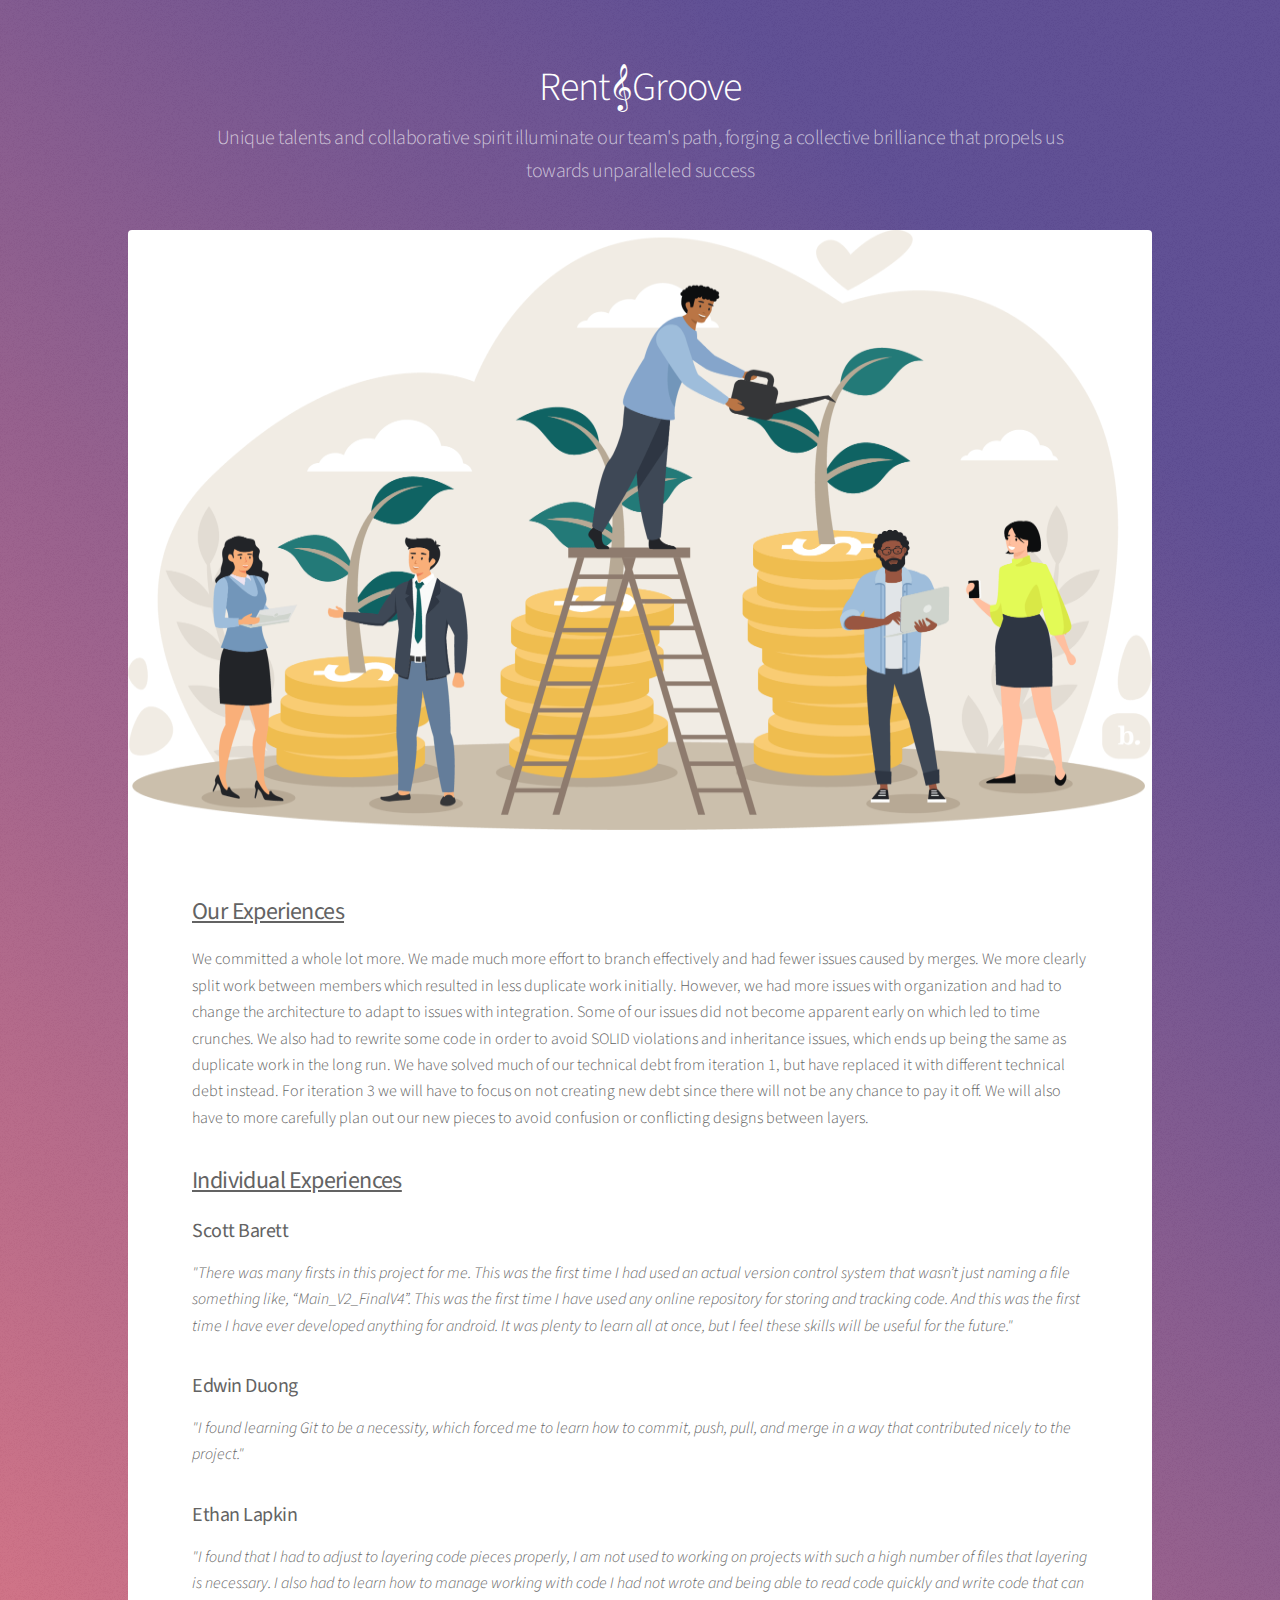
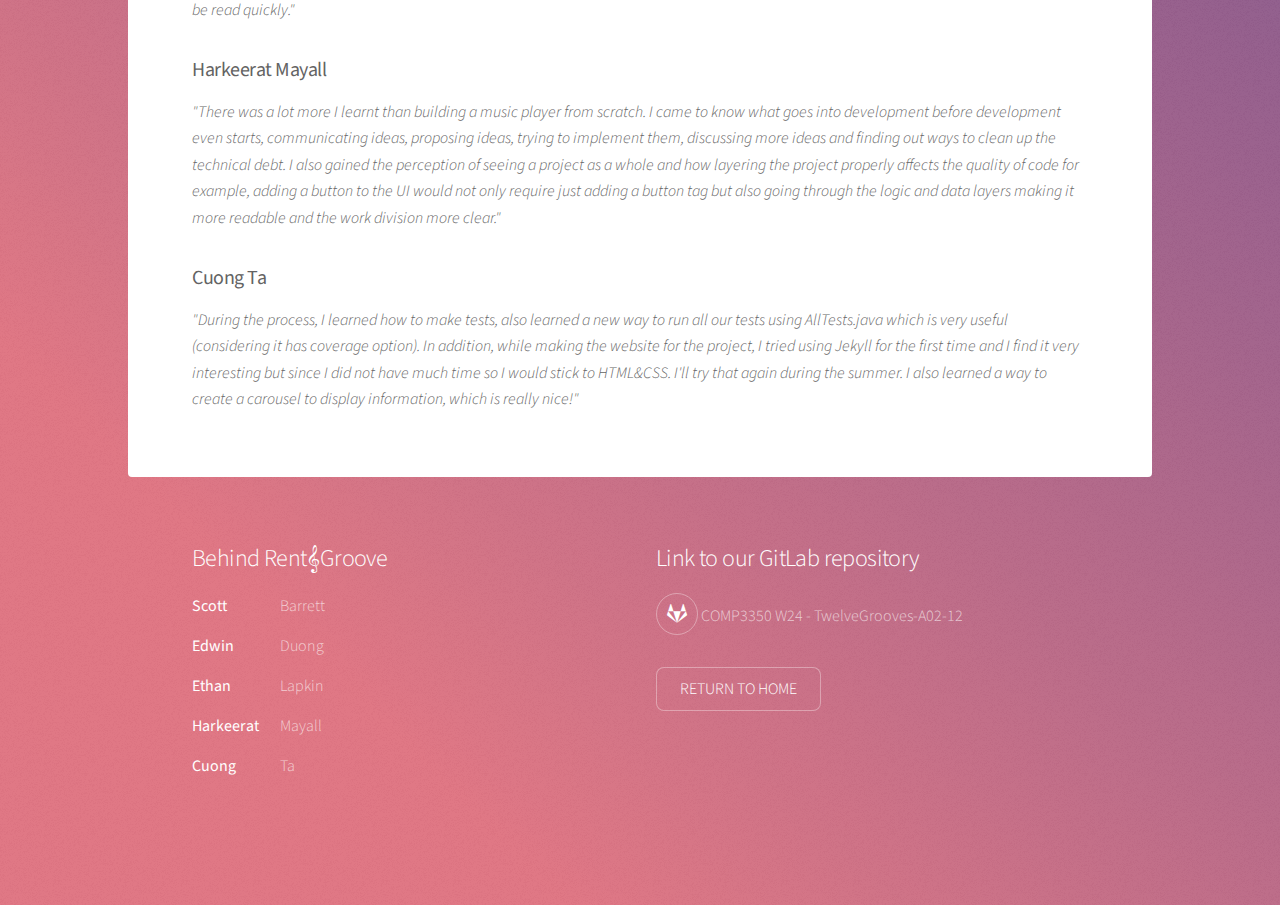
<file: contribution.html>
<!DOCTYPE HTML>
<!--
	Stellar by HTML5 UP
	html5up.net | @ajlkn
	Free for personal and commercial use under the CCA 3.0 license (html5up.net/license)
-->
<html>
	<head>
		<title>Contribution - Rent&#119070;Groove</title>
		<meta charset="utf-8" />
		<meta name="viewport" content="width=device-width, initial-scale=1, user-scalable=no" />
		<link rel="stylesheet" href="assets/css/main.css" />
		<noscript><link rel="stylesheet" href="assets/css/noscript.css" /></noscript>
	</head>
	<body class="is-preload">

		<!-- Wrapper -->
			<div id="wrapper">

				<!-- Header -->
					<header id="header">
						<h1>Rent&#119070;Groove</h1>
						<p>Unique talents and collaborative spirit illuminate our team's path, forging a collective brilliance that propels us towards unparalleled success</p>
					</header>

				<!-- Main -->
					<div id="main">

						<!-- Content -->
							<section id="content" class="main">
								<span class="image main"><img src="images/contribution.png" alt="" height="600" /></span>
								<h2><u><b>Our Experiences</b></u></h2>
                                <p>We committed a whole lot more. We made much more effort to branch effectively and had fewer issues caused by merges. 
									We more clearly split work between members which resulted in less duplicate work initially. 
									However, we had more issues with organization and had to change the architecture to adapt to issues with integration. 
									Some of our issues did not become apparent early on which led to time crunches. We also had to rewrite some code in order to avoid SOLID violations 
									and inheritance issues, which ends up being the same as duplicate work in the long run. We have solved much of our technical debt from iteration 1, 
									but have replaced it with different technical debt instead. For iteration 3 we will have to focus on not creating new debt since there will not be 
									any chance to pay it off. We will also have to more carefully plan out our new pieces to avoid confusion or conflicting designs between layers.
								</p>
								<h2><u><b>Individual Experiences</b></u></h2>
                                <h3><b>Scott Barett</b> </h3>
								<p><i>"There was many firsts in this project for me. This was the first time I had used an actual version control system that wasn’t just naming a file something like, “Main_V2_FinalV4”. This was the first time I have used any online repository for storing and tracking code. And this was the first time I have ever developed anything for android. It was plenty to learn all at once, but I feel these skills will be useful for the future."</i></p>
								<h3><b>Edwin Duong</b></h3>
								<p><i>"I found learning Git to be a necessity, which forced me to learn how to commit, push, pull, and merge in a way that contributed nicely to the project."</i></p>
                                <h3><b>Ethan Lapkin</b></h3>
								<p><i>"I found that I had to adjust to layering code pieces properly, I am not used to working on projects with such a high number of files that layering is necessary. I also had to learn how to manage working with code I had not wrote and being able to read code quickly and write code that can be read quickly."</i> </p>
                                <h3><b>Harkeerat Mayall</b></h3>
								<p><i>"There was a lot more I learnt than building a music player from scratch. I came to know what goes into development before development even starts, communicating ideas, proposing ideas, trying to implement them, discussing more ideas and finding out ways to clean up the technical debt. I also gained the perception of seeing a project as a whole and how layering the project properly affects the quality of code for example, adding a button to the UI would not only require just adding a button tag but also going through the logic and data layers making it more readable and the work division more clear."</i></p>
								<h3><b>Cuong Ta</b></h3>
								<p><i>"During the process, I learned how to make tests, also learned a new way to run all our tests using AllTests.java which is very useful (considering it has coverage option). In addition, while making the website for the project, I tried using Jekyll for the first time and I find it very interesting but since I did not have much time so I would stick to HTML&CSS. I'll try that again during the summer. I also learned a way to create a carousel to display information, which is really nice!"</i></p>
                            </section>
					</div>

				<!-- Footer -->
					<footer id="footer">
						<section>
							<h2>Behind Rent&#119070;Groove</h2>
							<dl class="alt">
								<dt>Scott</dt>
								<dd>Barrett</dd>
								<dt>Edwin</dt>
								<dd>Duong</dd>
								<dt>Ethan</dt>
								<dd>Lapkin</dd>
								<dt>Harkeerat</dt>
								<dd>Mayall</dd>
								<dt>Cuong</dt>
								<dd>Ta</dd>
							</dl>
						</section>
						<section>
							<h2>Link to our GitLab repository</h2>
							<ul class="icons">
								<li><a href="https://code.cs.umanitoba.ca/comp3350-winter2024/twelvegrooves-a02-12" class="icon brands fa-gitlab alt"><span class="label">Twitter</span></a></li>
								COMP3350 W24 - TwelveGrooves-A02-12
							</ul>
							<ul class="actions">
								<li><a href="index.html" class="button">RETURN TO HOME</a></li>
							</ul>
						</section>		
						<!-- <p class="copyright">&#119070;copy; Untitled. Design: <a href="https://html5up.net">HTML5 UP</a>.</p> -->
					</footer>

			</div>

		<!-- Scripts -->
			<script src="assets/js/jquery.min.js"></script>
			<script src="assets/js/jquery.scrollex.min.js"></script>
			<script src="assets/js/jquery.scrolly.min.js"></script>
			<script src="assets/js/browser.min.js"></script>
			<script src="assets/js/breakpoints.min.js"></script>
			<script src="assets/js/util.js"></script>
			<script src="assets/js/main.js"></script>

	</body>
</html>
</file>
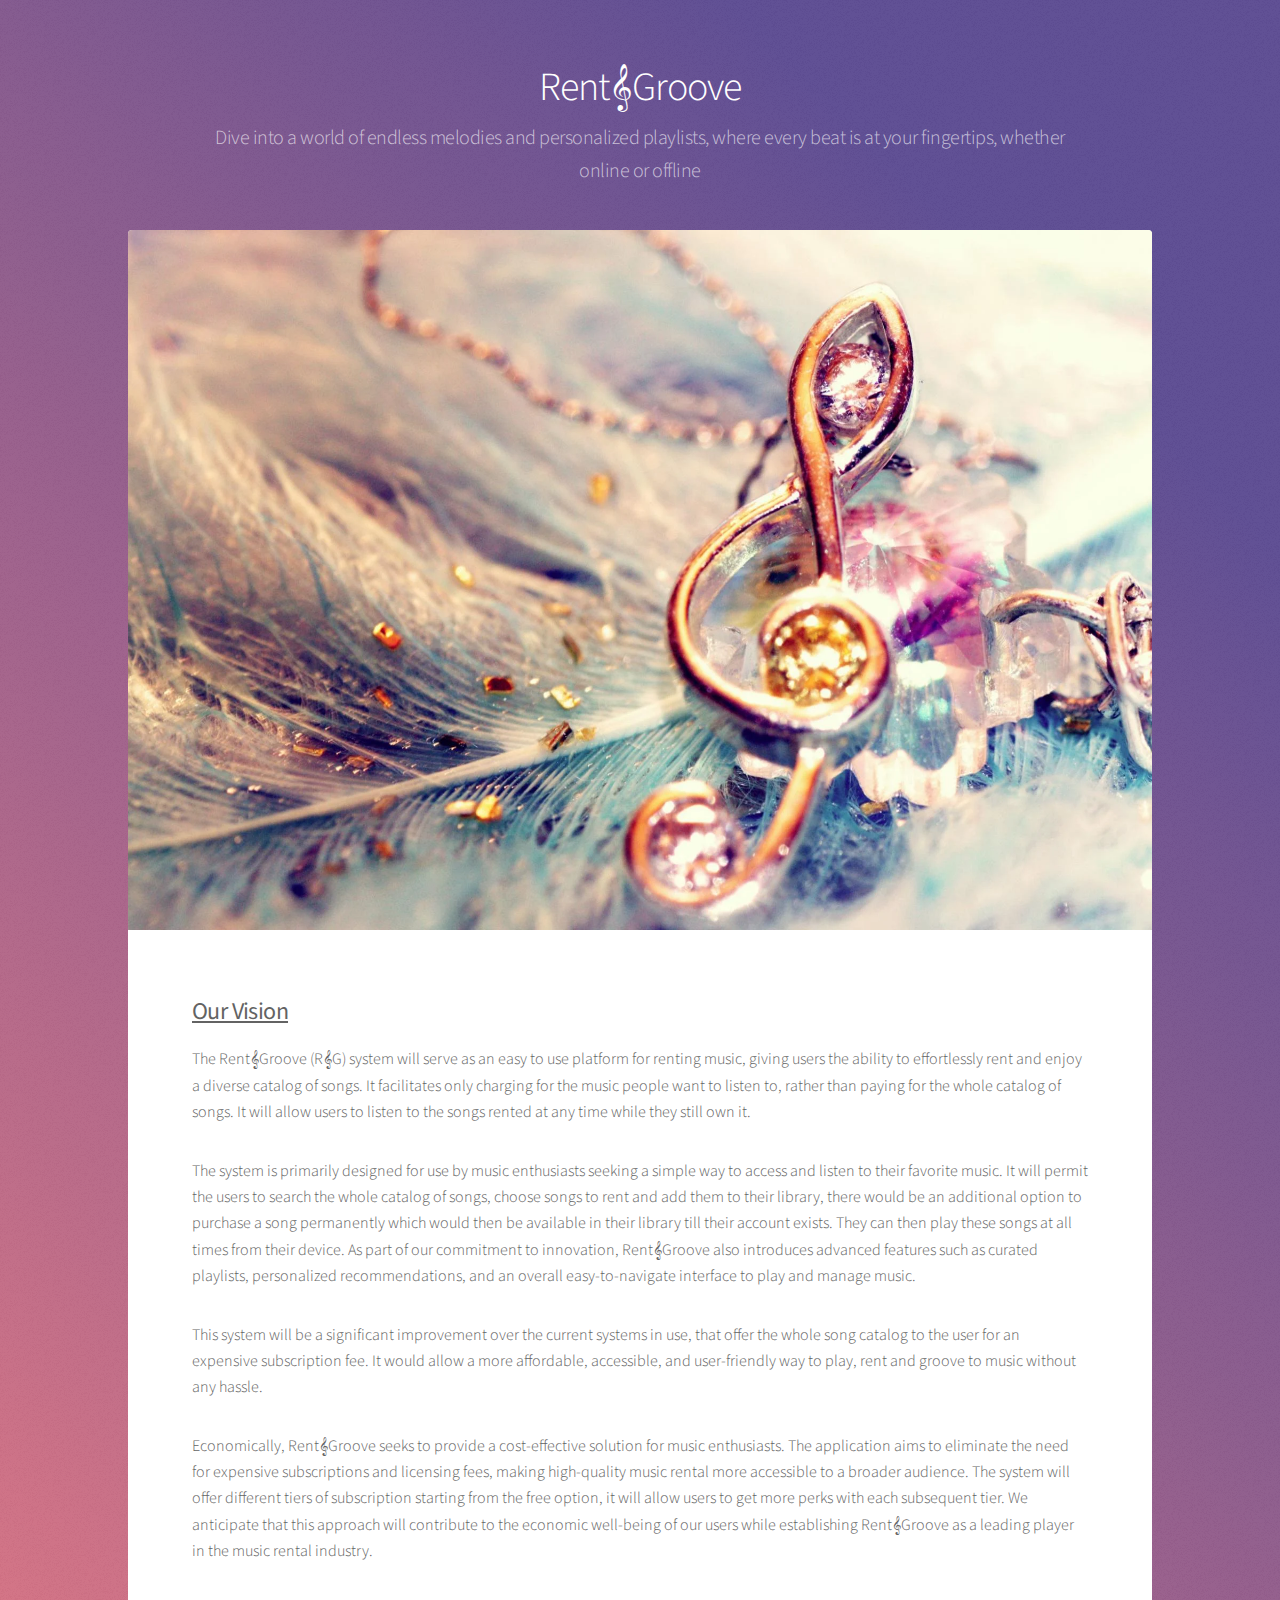
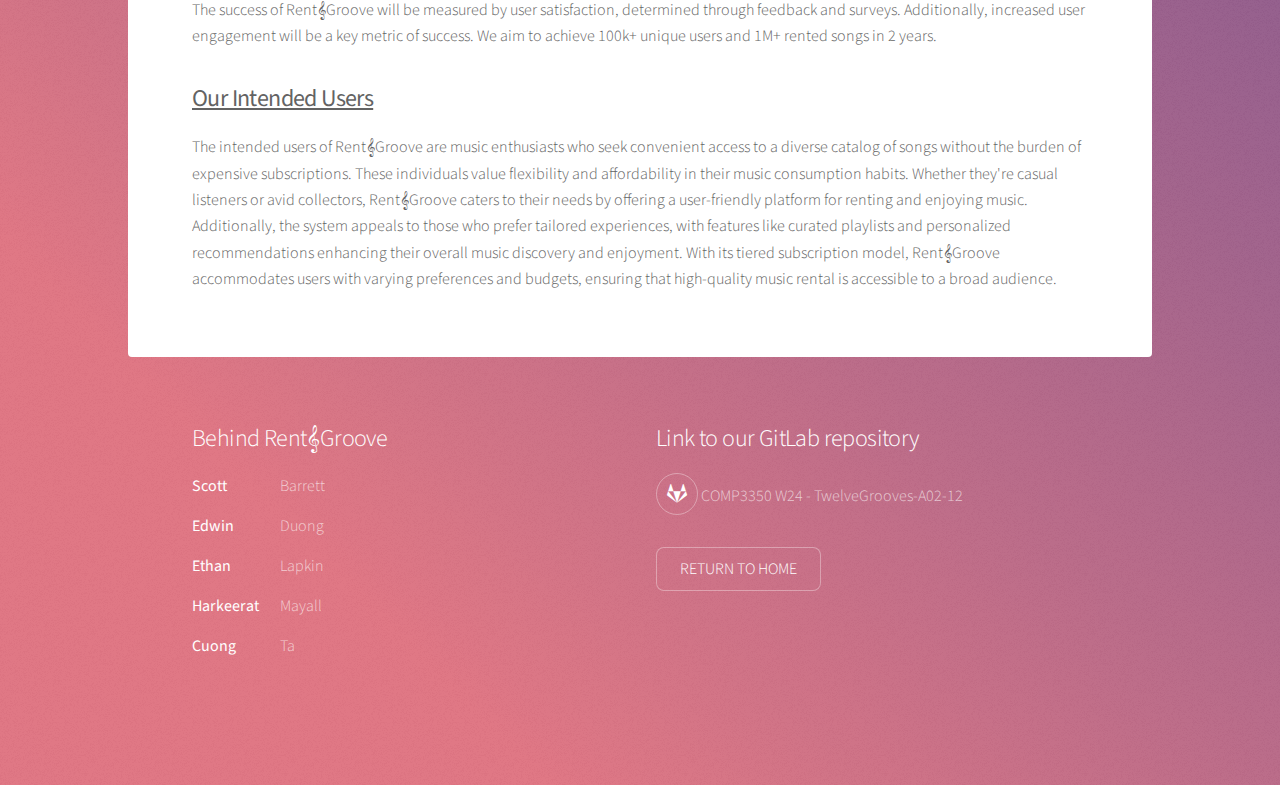
<file: overview.html>
<!DOCTYPE HTML>
<!--
	Stellar by HTML5 UP
	html5up.net | @ajlkn
	Free for personal and commercial use under the CCA 3.0 license (html5up.net/license)
-->
<html>
	<head>
		<title>Overview - Rent&#119070;Groove</title>
		<meta charset="utf-8" />
		<meta name="viewport" content="width=device-width, initial-scale=1, user-scalable=no" />
		<link rel="stylesheet" href="assets/css/main.css" />
		<noscript><link rel="stylesheet" href="assets/css/noscript.css" /></noscript>
	</head>
	<body class="is-preload">

		<!-- Wrapper -->
			<div id="wrapper">

				<!-- Header -->
					<header id="header">
						<h1>Rent&#119070;Groove</h1>
						<p>Dive into a world of endless melodies and personalized playlists, where every beat is at your fingertips, whether online or offline</p>
					</header>

				<!-- Main -->
					<div id="main">

						<!-- Content -->
							<section id="content" class="main">
								<span class="image main">
									<img src="images/overview.png" height="700">
								</span>
								<h2><b><u>Our Vision</u></b></h2>
								<p>The Rent&#119070;Groove (R&#119070;G) system will serve as an easy to use platform for renting music, giving users the ability to effortlessly rent and enjoy a diverse catalog of songs. It facilitates only charging for the music people want to listen to, rather than paying for the whole catalog of songs. It will allow users to listen to the songs rented at any time while they still own it.</p>
								<p>The system is primarily designed for use by music enthusiasts seeking a simple way to access and listen to their favorite music. It will permit the users to search the whole catalog of songs, choose songs to rent and add them to their library, there would be an additional option to purchase a song permanently which would then be available in their library till their account exists. They can then play these songs at all times from their device. As part of our commitment to innovation, Rent&#119070;Groove also introduces advanced features such as curated playlists, personalized recommendations, and an overall easy-to-navigate interface to play and manage music.</p>
								<p>This system will be a significant improvement over the current systems in use, that offer the whole song catalog to the user for an expensive subscription fee. It would allow a more affordable, accessible, and user-friendly way to play, rent and groove to music without any hassle.</p>
								<p>Economically, Rent&#119070;Groove seeks to provide a cost-effective solution for music enthusiasts. The application aims to eliminate the need for expensive subscriptions and licensing fees, making high-quality music rental more accessible to a broader audience. The system will offer different tiers of subscription starting from the free option, it will allow users to get more perks with each subsequent tier. We anticipate that this approach will contribute to the economic well-being of our users while establishing Rent&#119070;Groove as a leading player in the music rental industry.</p>
								<p>The success of Rent&#119070;Groove will be measured by user satisfaction, determined through feedback and surveys. Additionally, increased user engagement will be a key metric of success. We aim to achieve 100k+ unique users and 1M+ rented songs in 2 years.</p>
								<h2><b><u>Our Intended Users</u></b></h2>
								<p>The intended users of Rent&#119070;Groove are music enthusiasts who seek convenient access to a diverse catalog of songs without the burden of expensive subscriptions. These individuals value flexibility and affordability in their music consumption habits. Whether they're casual listeners or avid collectors, Rent&#119070;Groove caters to their needs by offering a user-friendly platform for renting and enjoying music. Additionally, the system appeals to those who prefer tailored experiences, with features like curated playlists and personalized recommendations enhancing their overall music discovery and enjoyment. With its tiered subscription model, Rent&#119070;Groove accommodates users with varying preferences and budgets, ensuring that high-quality music rental is accessible to a broad audience.</p>							
							</section>
					</div>

				<!-- Footer -->
					<footer id="footer">
						<section>
							<h2>Behind Rent&#119070;Groove</h2>
							<dl class="alt">
								<dt>Scott</dt>
								<dd>Barrett</dd>
								<dt>Edwin</dt>
								<dd>Duong</dd>
								<dt>Ethan</dt>
								<dd>Lapkin</dd>
								<dt>Harkeerat</dt>
								<dd>Mayall</dd>
								<dt>Cuong</dt>
								<dd>Ta</dd>
							</dl>
						</section>
						<section>
							<h2>Link to our GitLab repository</h2>
							<ul class="icons">
								<li><a href="https://code.cs.umanitoba.ca/comp3350-winter2024/twelvegrooves-a02-12" class="icon brands fa-gitlab alt"><span class="label">Twitter</span></a></li>
								COMP3350 W24 - TwelveGrooves-A02-12
							</ul>
							<ul class="actions">
								<li><a href="index.html" class="button">RETURN TO HOME</a></li>
							</ul>
						</section>		
						<!-- <p class="copyright">&#119070;copy; Untitled. Design: <a href="https://html5up.net">HTML5 UP</a>.</p> -->
					</footer>

			</div>

		<!-- Scripts -->
			<script src="assets/js/jquery.min.js"></script>
			<script src="assets/js/jquery.scrollex.min.js"></script>
			<script src="assets/js/jquery.scrolly.min.js"></script>
			<script src="assets/js/browser.min.js"></script>
			<script src="assets/js/breakpoints.min.js"></script>
			<script src="assets/js/util.js"></script>
			<script src="assets/js/main.js"></script>

	</body>
</html>
</file>
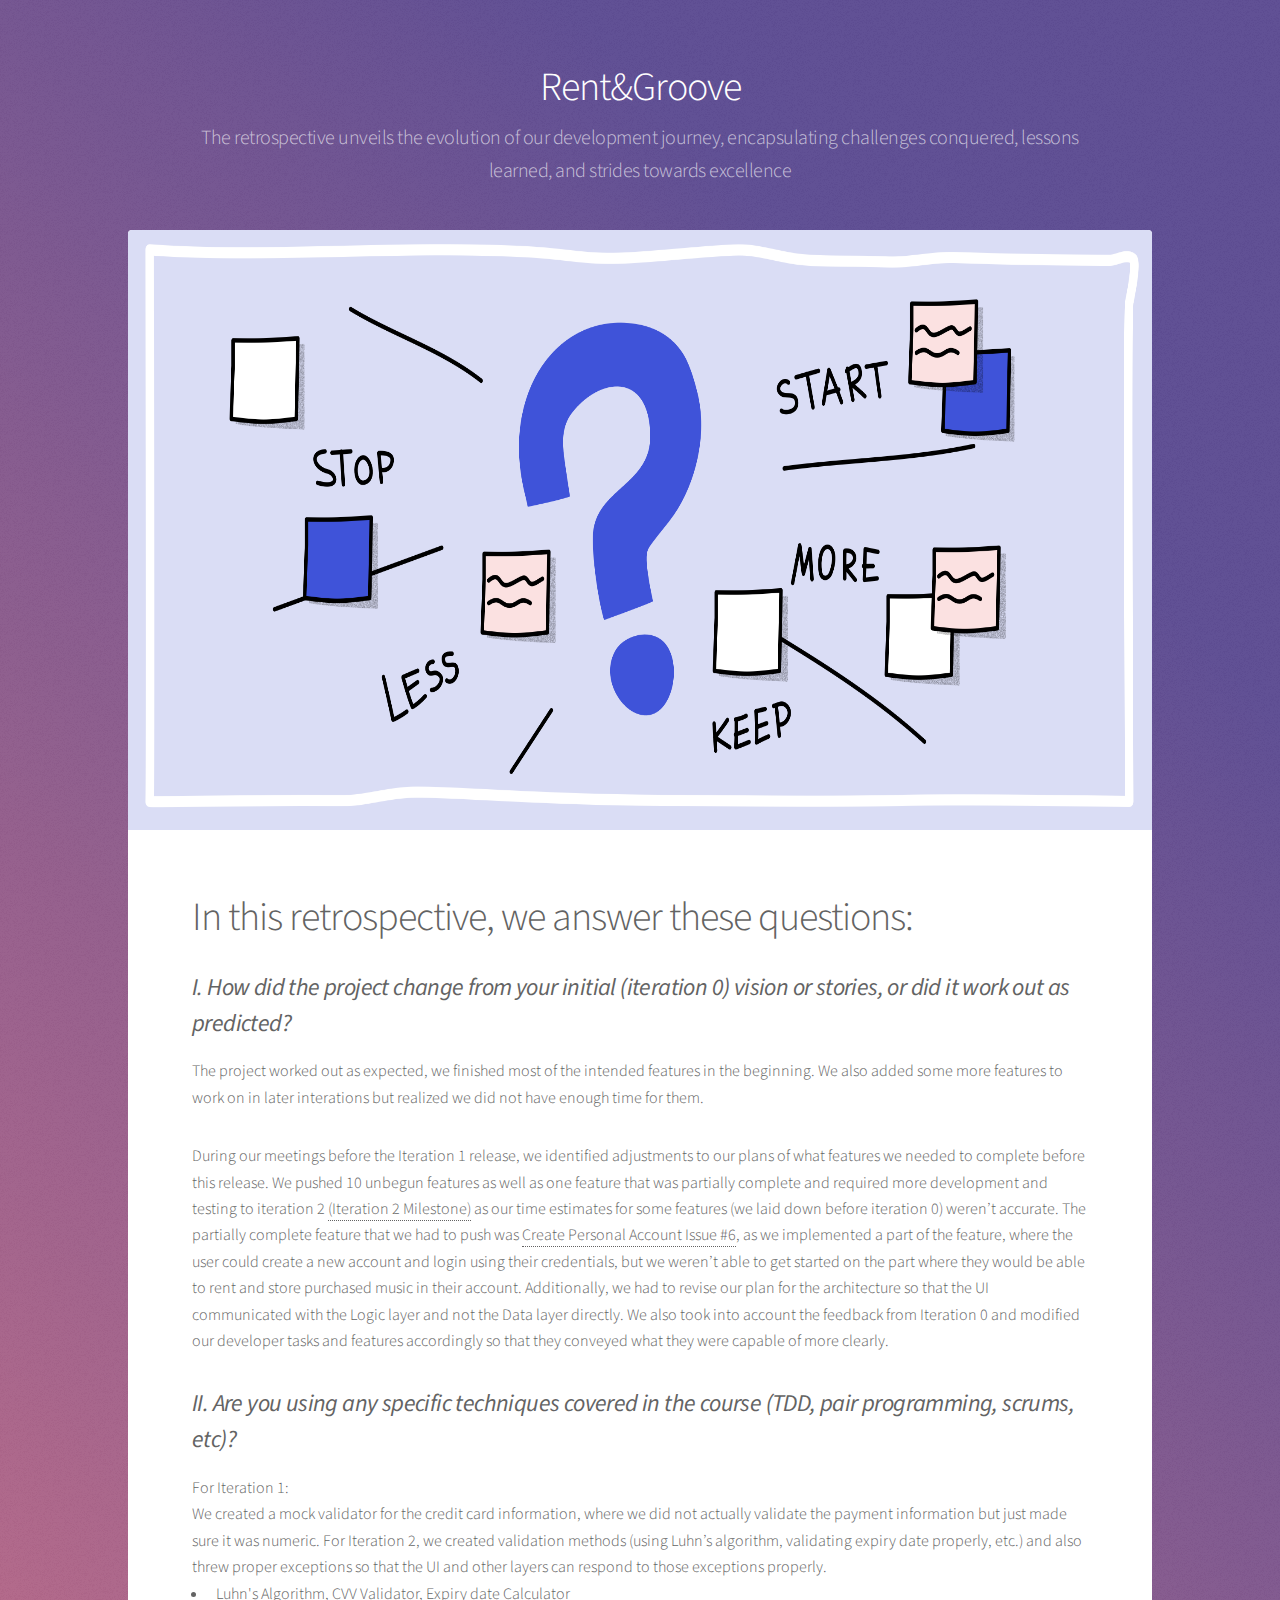
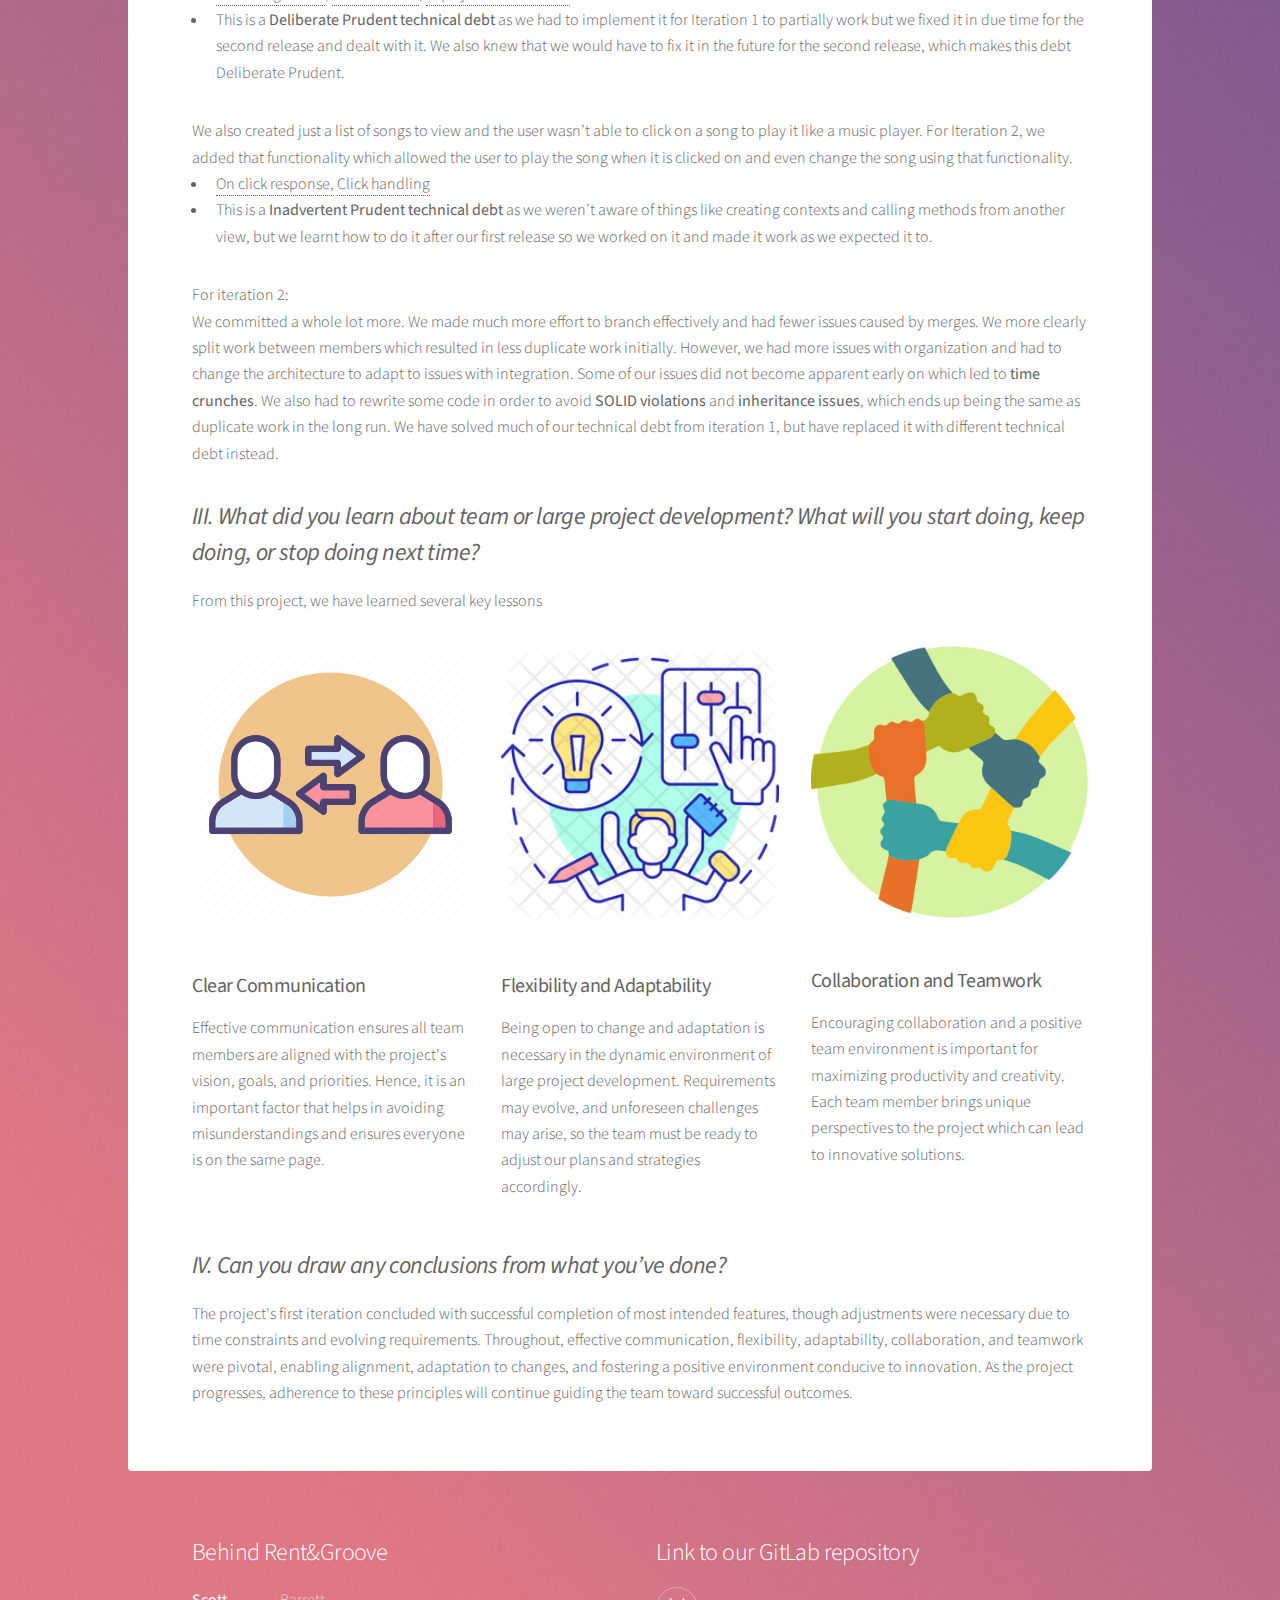
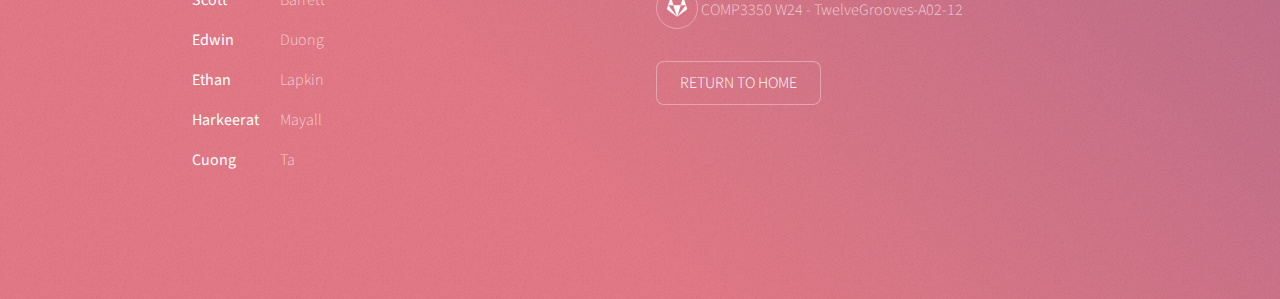
<file: retrospective.html>
<!DOCTYPE HTML>
<!--
	Stellar by HTML5 UP
	html5up.net | @ajlkn
	Free for personal and commercial use under the CCA 3.0 license (html5up.net/license)
-->
<html>
	<head>
		<title>Retrospective - Rent&Groove</title>
		<meta charset="utf-8" />
		<meta name="viewport" content="width=device-width, initial-scale=1, user-scalable=no" />
		<link rel="stylesheet" href="assets/css/main.css" />
		<noscript><link rel="stylesheet" href="assets/css/noscript.css" /></noscript>
	</head>
	<body class="is-preload">

		<!-- Wrapper -->
			<div id="wrapper">

				<!-- Header -->
					<header id="header">
						<h1>Rent&Groove</h1>
						<p>The retrospective unveils the evolution of our development journey, encapsulating challenges conquered, lessons learned, and strides towards excellence</p>
					</header>

				<!-- Main -->
					<div id="main">

						<!-- Content -->
							<section id="content" class="main">
								<span class="image main"><img src="images/retrospective.png" alt="" height="600" /></span>
                                <h1>In this retrospective, we answer these questions:</h1>
								<h2><I><B>I. How did the project change from your initial (iteration 0) vision or stories, or did it work out as predicted?</I></B></h2>
								<p>The project worked out as expected, we finished most of the intended features in the beginning. 
									We also added some more features to work on in later interations but realized we did not have enough time for them.</p>	

								<p>During our meetings before the Iteration 1 release, we identified adjustments to our plans of what features we needed to complete before this release. 
									We pushed 10 unbegun features as well as one feature that was partially complete and required more development and testing to iteration 2 
									<a href="https://code.cs.umanitoba.ca/comp3350-winter2024/twelvegrooves-a02-12/-/milestones/2#tab-issues">(Iteration 2 Milestone)</a> 
									as our time estimates for some features (we laid down before iteration 0) weren’t accurate. The partially complete feature that we had to push was 
									<a href="https://code.cs.umanitoba.ca/comp3350-winter2024/twelvegrooves-a02-12/-/issues/6">Create Personal Account Issue #6</a>, 
									as we implemented a part of the feature, where the user could create a new account and login using their credentials, but we weren’t able to get started
									on the part where they would be able to rent and store purchased music in their account. Additionally, we had to revise our plan for the architecture 
									so that the UI communicated with the Logic layer and not the Data layer directly. We also took into account the feedback from Iteration 0 and 
									modified our developer tasks and features accordingly so that they conveyed what they were capable of more clearly.</p>
											
								<h2><I><B>II. Are you using any specific techniques covered in the course (TDD, pair programming, scrums, etc)?</B></I></h2>
								For Iteration 1: <br>
								We created a mock validator for the credit card information, where we did not actually validate the payment information but just made sure it was numeric. For Iteration 2, we created validation methods (using Luhn’s algorithm, validating expiry date properly, etc.) and also threw proper exceptions so that the UI and other layers can respond to those exceptions properly.
								<ul>
									<li>
										<a href="https://code.cs.umanitoba.ca/comp3350-winter2024/twelvegrooves-a02-12/-/blob/3865ceb0521d21b89460830d45d7b8e02c57d4d3/app/src/main/java/com/rentandgroove/logic/PaymentValidator.java#L29">Luhn's Algorithm</a>,
										<a href="https://code.cs.umanitoba.ca/comp3350-winter2024/twelvegrooves-a02-12/-/blob/3865ceb0521d21b89460830d45d7b8e02c57d4d3/app/src/main/java/com/rentandgroove/logic/PaymentValidator.java#L45">CVV Validator</a>,
										<a href="https://code.cs.umanitoba.ca/comp3350-winter2024/twelvegrooves-a02-12/-/blob/3865ceb0521d21b89460830d45d7b8e02c57d4d3/app/src/main/java/com/rentandgroove/logic/PaymentValidator.java#L52">Expiry date Calculator</a>
									</li>
									<li>
										This is a <strong>Deliberate Prudent technical debt</strong> as we had to implement it for Iteration 1 to partially work but we fixed it in due time for the second release and dealt with it. We also knew that we would have to fix it in the future for the second release, which makes this debt Deliberate Prudent.
									</li>
								</ul>
								We also created just a list of songs to view and the user wasn’t able to click on a song to play it like a music player. For Iteration 2, we added that functionality which allowed the user to play the song when it is clicked on and even change the song using that functionality.
								<ul>
									<li>
										<a href="https://code.cs.umanitoba.ca/comp3350-winter2024/twelvegrooves-a02-12/-/blob/b2b3a68af16fcb7ed1dd5edecdc76491ea5b0aad/app/src/main/java/com/rent_and_groove/presentation/SongAdapter.java#L105">On click response,</a>
										<a href="https://code.cs.umanitoba.ca/comp3350-winter2024/twelvegrooves-a02-12/-/blob/b2b3a68af16fcb7ed1dd5edecdc76491ea5b0aad/app/src/main/java/com/rent_and_groove/presentation/PlayerActivity.java#L89">Click handling</a>
									</li>
									<li>
										This is a <strong>Inadvertent Prudent technical debt</strong> as we weren’t aware of things like creating contexts and calling methods from another view, but we learnt how to do it after our first release so we worked on it and made it work as we expected it to.		
									</li>
								</ul>
								For iteration 2: <br>
								<p>We committed a whole lot more. We made much more effort to branch effectively and had fewer issues caused by merges. 
									We more clearly split work between members which resulted in less duplicate work initially. 
									However, we had more issues with organization and had to change the architecture to adapt to issues with integration. 
									Some of our issues did not become apparent early on which led to <strong>time crunches</strong>. We also had to rewrite some code in order to avoid <strong>SOLID violations </strong> 
									and <strong>inheritance issues</strong>, which ends up being the same as duplicate work in the long run. We have solved much of our technical debt from iteration 1, 
									but have replaced it with different technical debt instead. 	
								</p>
								<h2><I><B>III. What did you learn about team or large project development? What will you start doing, keep doing, or stop doing next time?</I></B></h2>
                                <p>From this project, we have learned several key lessons</p>
                                <ul class="features">
                                    <li>
                                        <span class="image main"><img src="images/communication.png"></span>
                                        <h3><b>Clear Communication</b></h3>
                                        <p>Effective communication ensures all team members are aligned with the project's vision, goals, and priorities. Hence, it is an important factor that helps in avoiding misunderstandings and ensures everyone is on the same page.</p>
                                    </li>
                                    <li>
                                        <span class="image main"><img src="images/flexibility.webp"></span>
                                        <h3><b>Flexibility and Adaptability</b></h3>
                                        <p>Being open to change and adaptation is necessary in the dynamic environment of large project development. Requirements may evolve, and unforeseen challenges may arise, so the team must be ready to adjust our plans and strategies accordingly.</p>
                                    </li>
                                    <li>
                                        <span class="image main"><img src="images/teamwork.jpg"></span>                                        
                                        <h3><b>Collaboration and Teamwork</b></h3>
                                        <p>Encouraging collaboration and a positive team environment is important for maximizing productivity and creativity. Each team member brings unique perspectives to the project which can lead to innovative solutions.</p>
                                    </li>
                                </ul>
                                <h2><b><I>IV. Can you draw any conclusions from what you’ve done?</I></b></h2>
								<p>The project's first iteration concluded with successful completion of most intended features, though adjustments were necessary due to time constraints and evolving requirements. 
									Throughout, effective communication, flexibility, adaptability, collaboration, and teamwork were pivotal, enabling alignment, adaptation to changes, and fostering a positive 
									environment conducive to innovation. As the project progresses, adherence to these principles will continue guiding the team toward successful outcomes.
								</p>
                            </section>
					</div>

				<!-- Footer -->
					<footer id="footer">
						<section>
							<h2>Behind Rent&Groove</h2>
							<dl class="alt">
								<dt>Scott</dt>
								<dd>Barrett</dd>
								<dt>Edwin</dt>
								<dd>Duong</dd>
								<dt>Ethan</dt>
								<dd>Lapkin</dd>
								<dt>Harkeerat</dt>
								<dd>Mayall</dd>
								<dt>Cuong</dt>
								<dd>Ta</dd>
							</dl>
						</section>
						<section>
							<h2>Link to our GitLab repository</h2>
							<ul class="icons">
								<li><a href="https://code.cs.umanitoba.ca/comp3350-winter2024/twelvegrooves-a02-12" class="icon brands fa-gitlab alt"><span class="label">Twitter</span></a></li>
								COMP3350 W24 - TwelveGrooves-A02-12
							</ul>
							<ul class="actions">
								<li><a href="index.html" class="button">RETURN TO HOME</a></li>
							</ul>
						</section>		
						<!-- <p class="copyright">&copy; Untitled. Design: <a href="https://html5up.net">HTML5 UP</a>.</p> -->
					</footer>

			</div>

		<!-- Scripts -->
			<script src="assets/js/jquery.min.js"></script>
			<script src="assets/js/jquery.scrollex.min.js"></script>
			<script src="assets/js/jquery.scrolly.min.js"></script>
			<script src="assets/js/browser.min.js"></script>
			<script src="assets/js/breakpoints.min.js"></script>
			<script src="assets/js/util.js"></script>
			<script src="assets/js/main.js"></script>

	</body>
</html>
</file>
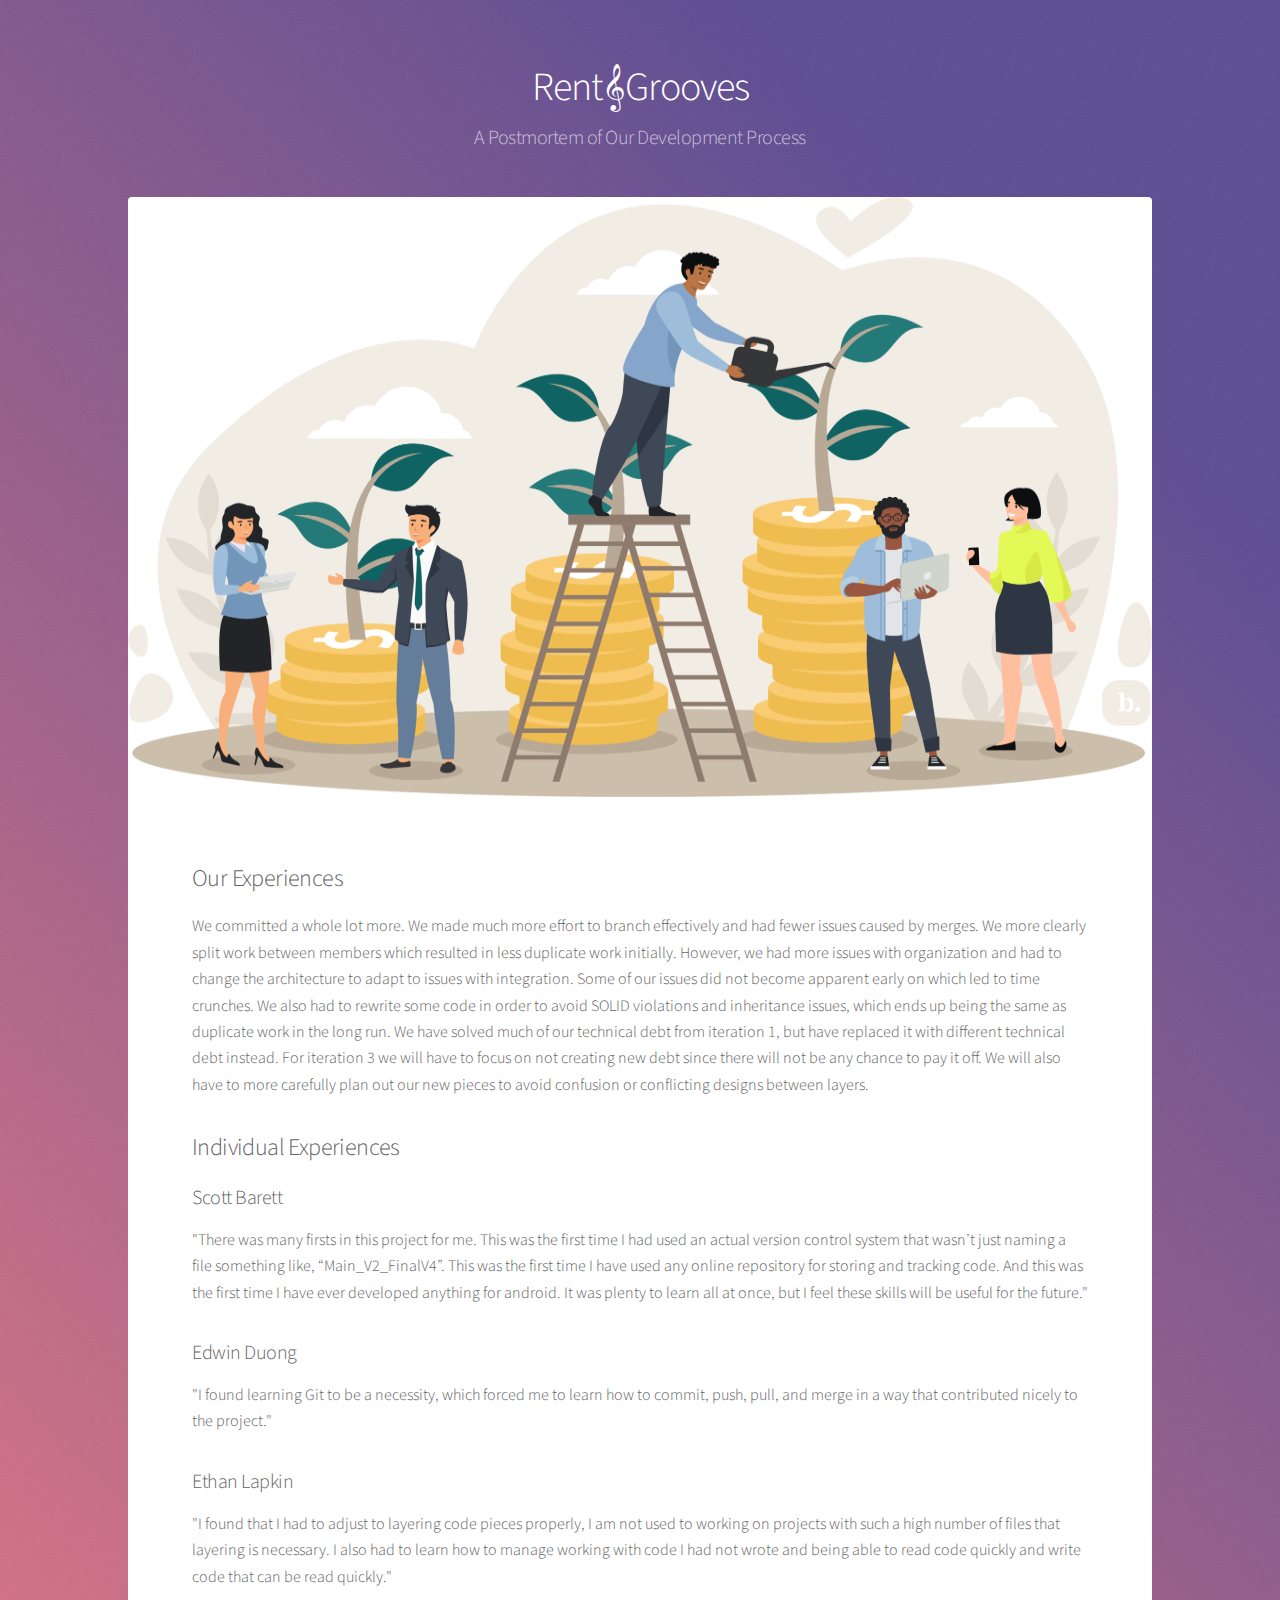
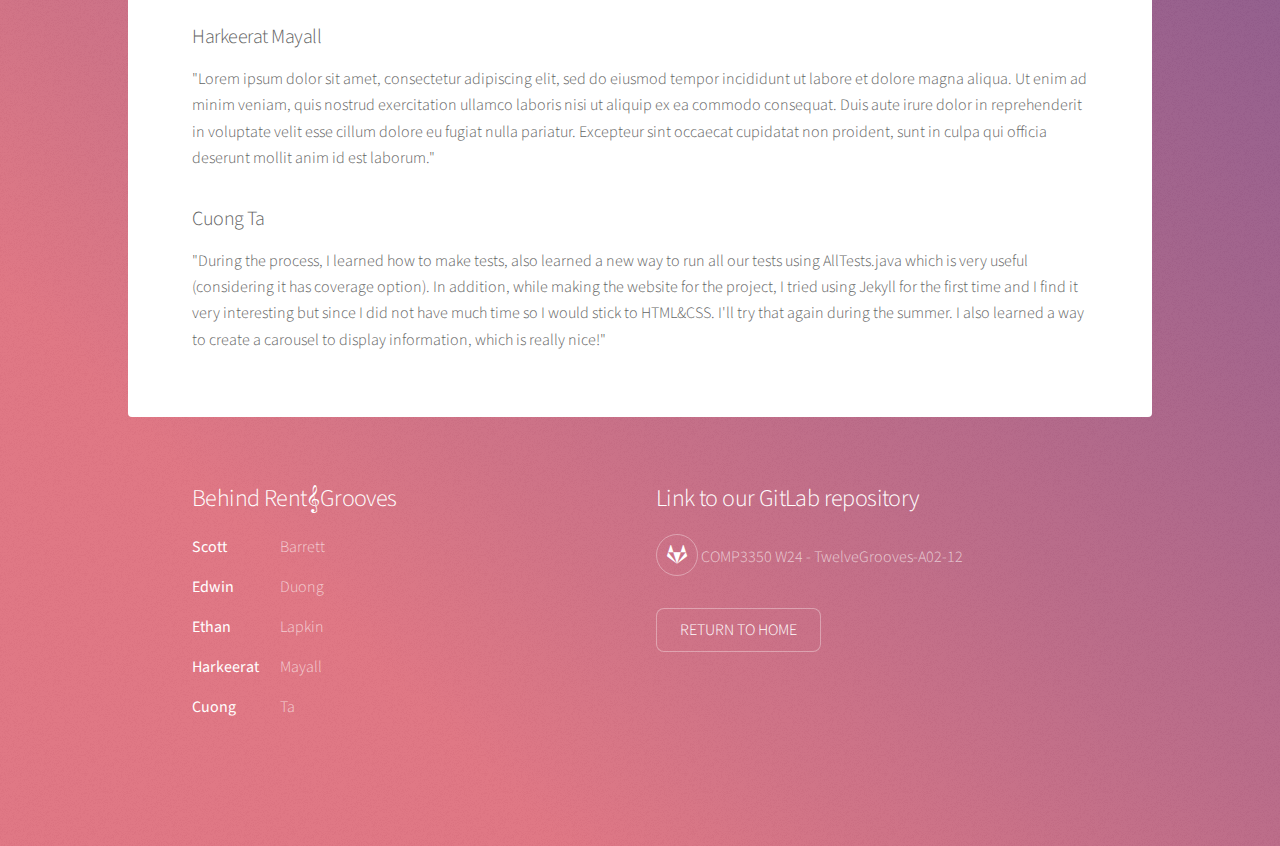
<file: html/contribution.html>
<!DOCTYPE HTML>
<!--
	Stellar by HTML5 UP
	html5up.net | @ajlkn
	Free for personal and commercial use under the CCA 3.0 license (html5up.net/license)
-->
<html>
	<head>
		<title>Contribution - Rent&#119070;Grooves</title>
		<meta charset="utf-8" />
		<meta name="viewport" content="width=device-width, initial-scale=1, user-scalable=no" />
		<link rel="stylesheet" href="/assets/css/main.css" />
		<noscript><link rel="stylesheet" href="/assets/css/noscript.css" /></noscript>
	</head>
	<body class="is-preload">

		<!-- Wrapper -->
			<div id="wrapper">

				<!-- Header -->
					<header id="header">
						<h1>Rent&#119070;Grooves</h1>
						<p>A Postmortem of Our Development Process</p>
					</header>

				<!-- Main -->
					<div id="main">

						<!-- Content -->
							<section id="content" class="main">
								<span class="image main"><img src="/images/contribution.png" alt="" height="600" /></span>
								<h2>Our Experiences</h2>
                                <p>We committed a whole lot more. We made much more effort to branch effectively and had fewer issues caused by merges. 
									We more clearly split work between members which resulted in less duplicate work initially. 
									However, we had more issues with organization and had to change the architecture to adapt to issues with integration. 
									Some of our issues did not become apparent early on which led to time crunches. We also had to rewrite some code in order to avoid SOLID violations 
									and inheritance issues, which ends up being the same as duplicate work in the long run. We have solved much of our technical debt from iteration 1, 
									but have replaced it with different technical debt instead. For iteration 3 we will have to focus on not creating new debt since there will not be 
									any chance to pay it off. We will also have to more carefully plan out our new pieces to avoid confusion or conflicting designs between layers.
								</p>
								<h2>Individual Experiences</h2>
                                <h3>Scott Barett</h3>
								<p>"There was many firsts in this project for me. This was the first time I had used an actual version control system that wasn’t just naming a file something like, “Main_V2_FinalV4”. This was the first time I have used any online repository for storing and tracking code. And this was the first time I have ever developed anything for android. It was plenty to learn all at once, but I feel these skills will be useful for the future."</p>
								<h3>Edwin Duong</h3>
								<p>"I found learning Git to be a necessity, which forced me to learn how to commit, push, pull, and merge in a way that contributed nicely to the project."</p>
                                <h3>Ethan Lapkin</h3>
								<p>"I found that I had to adjust to layering code pieces properly, I am not used to working on projects with such a high number of files that layering is necessary. I also had to learn how to manage working with code I had not wrote and being able to read code quickly and write code that can be read quickly."</p>
                                <h3>Harkeerat Mayall</h3>
								<p>"Lorem ipsum dolor sit amet, consectetur adipiscing elit, sed do eiusmod tempor incididunt ut labore et dolore magna aliqua. Ut enim ad minim veniam, quis nostrud exercitation ullamco laboris nisi ut aliquip ex ea commodo consequat. Duis aute irure dolor in reprehenderit in voluptate velit esse cillum dolore eu fugiat nulla pariatur. Excepteur sint occaecat cupidatat non proident, sunt in culpa qui officia deserunt mollit anim id est laborum."</p>
                                <h3>Cuong Ta</h3>
								<p>"During the process, I learned how to make tests, also learned a new way to run all our tests using AllTests.java which is very useful (considering it has coverage option). In addition, while making the website for the project, I tried using Jekyll for the first time and I find it very interesting but since I did not have much time so I would stick to HTML&CSS. I'll try that again during the summer. I also learned a way to create a carousel to display information, which is really nice!"</p>
                            </section>
					</div>

				<!-- Footer -->
					<footer id="footer">
						<section>
							<h2>Behind Rent&#119070;Grooves</h2>
							<dl class="alt">
								<dt>Scott</dt>
								<dd>Barrett</dd>
								<dt>Edwin</dt>
								<dd>Duong</dd>
								<dt>Ethan</dt>
								<dd>Lapkin</dd>
								<dt>Harkeerat</dt>
								<dd>Mayall</dd>
								<dt>Cuong</dt>
								<dd>Ta</dd>
							</dl>
						</section>
						<section>
							<h2>Link to our GitLab repository</h2>
							<ul class="icons">
								<li><a href="https://code.cs.umanitoba.ca/comp3350-winter2024/twelvegrooves-a02-12" class="icon brands fa-gitlab alt"><span class="label">Twitter</span></a></li>
								COMP3350 W24 - TwelveGrooves-A02-12
							</ul>
							<ul class="actions">
								<li><a href="/html/index.html" class="button">RETURN TO HOME</a></li>
							</ul>
						</section>		
						<!-- <p class="copyright">&#119070;copy; Untitled. Design: <a href="https://html5up.net">HTML5 UP</a>.</p> -->
					</footer>

			</div>

		<!-- Scripts -->
			<script src="/assets/js/jquery.min.js"></script>
			<script src="/assets/js/jquery.scrollex.min.js"></script>
			<script src="/assets/js/jquery.scrolly.min.js"></script>
			<script src="/assets/js/browser.min.js"></script>
			<script src="/assets/js/breakpoints.min.js"></script>
			<script src="/assets/js/util.js"></script>
			<script src="/assets/js/main.js"></script>

	</body>
</html>
</file>
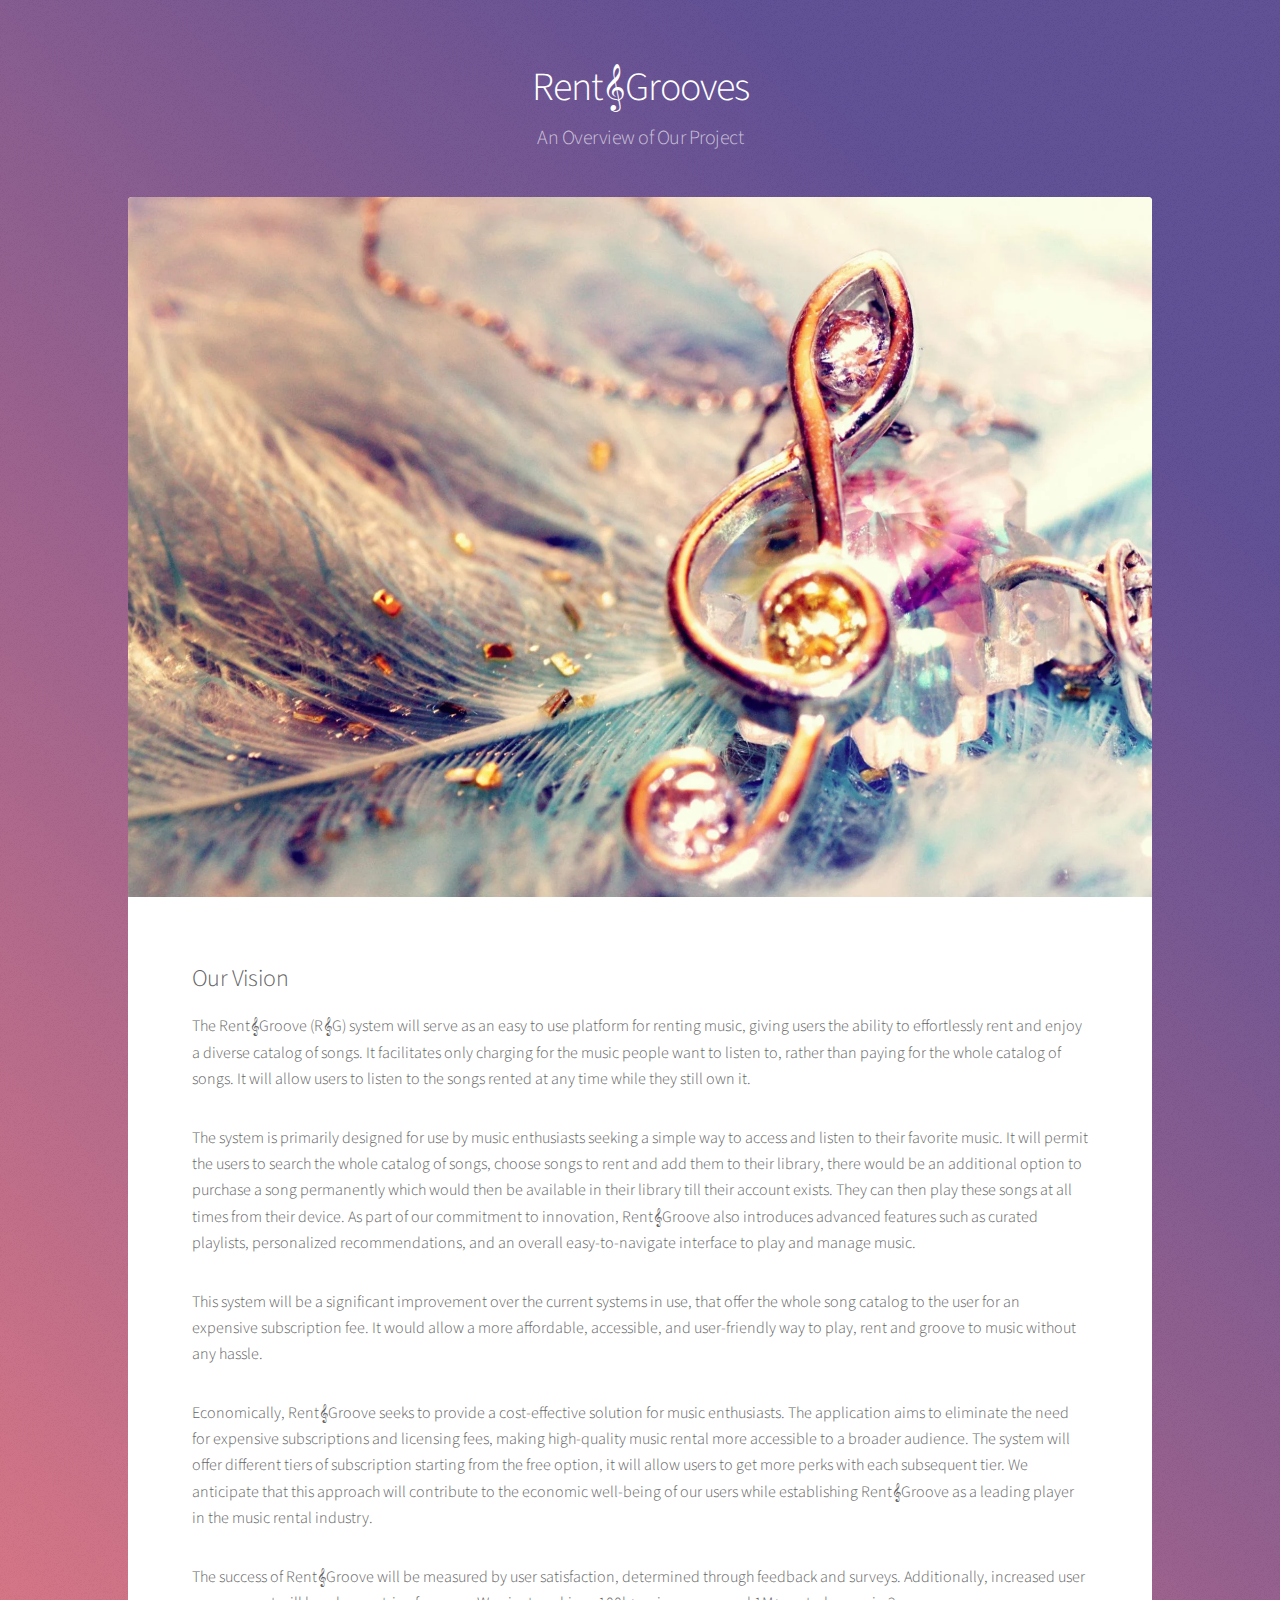
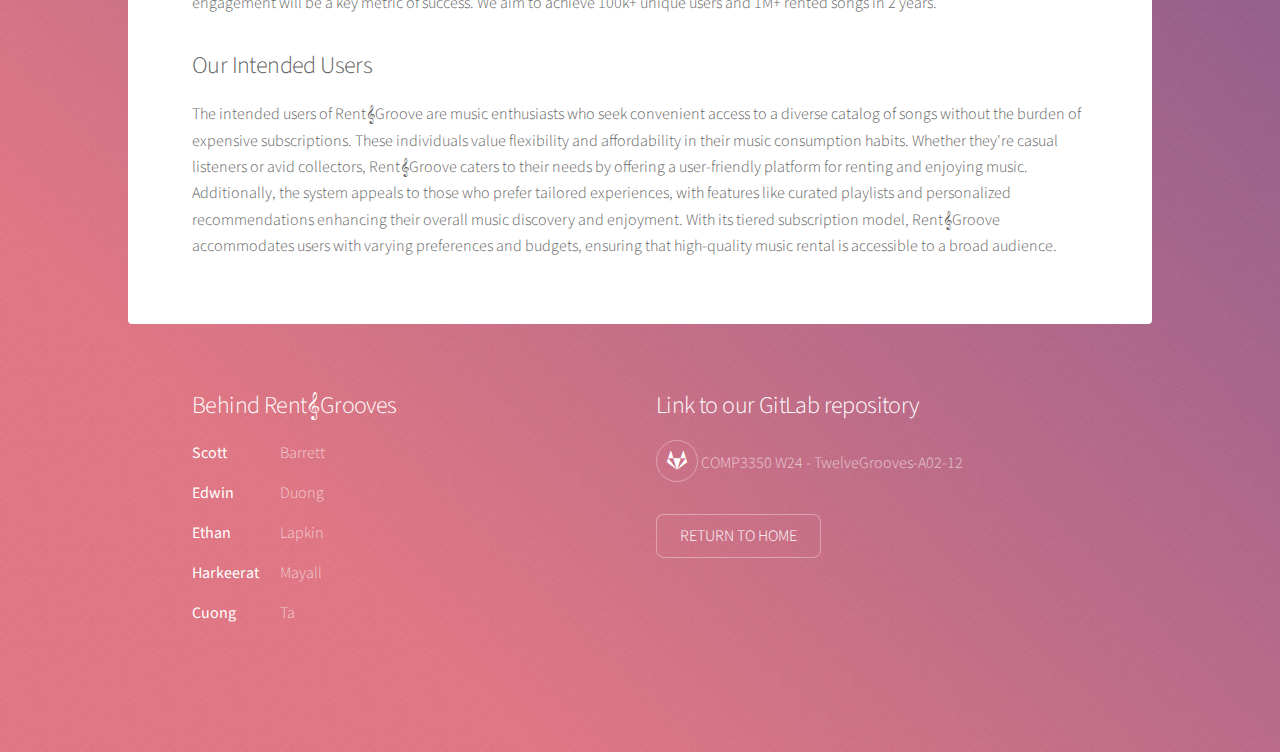
<file: html/overview.html>
<!DOCTYPE HTML>
<!--
	Stellar by HTML5 UP
	html5up.net | @ajlkn
	Free for personal and commercial use under the CCA 3.0 license (html5up.net/license)
-->
<html>
	<head>
		<title>Overview - Rent&#119070;Grooves</title>
		<meta charset="utf-8" />
		<meta name="viewport" content="width=device-width, initial-scale=1, user-scalable=no" />
		<link rel="stylesheet" href="/assets/css/main.css" />
		<noscript><link rel="stylesheet" href="/assets/css/noscript.css" /></noscript>
	</head>
	<body class="is-preload">

		<!-- Wrapper -->
			<div id="wrapper">

				<!-- Header -->
					<header id="header">
						<h1>Rent&#119070;Grooves</h1>
						<p>An Overview of Our Project</p>
					</header>

				<!-- Main -->
					<div id="main">

						<!-- Content -->
							<section id="content" class="main">
								<span class="image main">
									<img src="/images/overview.png" height="700">
								</span>
								<h2>Our Vision</h2>
								<p>The Rent&#119070;Groove (R&#119070;G) system will serve as an easy to use platform for renting music, giving users the ability to effortlessly rent and enjoy a diverse catalog of songs. It facilitates only charging for the music people want to listen to, rather than paying for the whole catalog of songs. It will allow users to listen to the songs rented at any time while they still own it.</p>
								<p>The system is primarily designed for use by music enthusiasts seeking a simple way to access and listen to their favorite music. It will permit the users to search the whole catalog of songs, choose songs to rent and add them to their library, there would be an additional option to purchase a song permanently which would then be available in their library till their account exists. They can then play these songs at all times from their device. As part of our commitment to innovation, Rent&#119070;Groove also introduces advanced features such as curated playlists, personalized recommendations, and an overall easy-to-navigate interface to play and manage music.</p>
								<p>This system will be a significant improvement over the current systems in use, that offer the whole song catalog to the user for an expensive subscription fee. It would allow a more affordable, accessible, and user-friendly way to play, rent and groove to music without any hassle.</p>
								<p>Economically, Rent&#119070;Groove seeks to provide a cost-effective solution for music enthusiasts. The application aims to eliminate the need for expensive subscriptions and licensing fees, making high-quality music rental more accessible to a broader audience. The system will offer different tiers of subscription starting from the free option, it will allow users to get more perks with each subsequent tier. We anticipate that this approach will contribute to the economic well-being of our users while establishing Rent&#119070;Groove as a leading player in the music rental industry.</p>
								<p>The success of Rent&#119070;Groove will be measured by user satisfaction, determined through feedback and surveys. Additionally, increased user engagement will be a key metric of success. We aim to achieve 100k+ unique users and 1M+ rented songs in 2 years.</p>
								<h2>Our Intended Users</h2>
								<p>The intended users of Rent&#119070;Groove are music enthusiasts who seek convenient access to a diverse catalog of songs without the burden of expensive subscriptions. These individuals value flexibility and affordability in their music consumption habits. Whether they're casual listeners or avid collectors, Rent&#119070;Groove caters to their needs by offering a user-friendly platform for renting and enjoying music. Additionally, the system appeals to those who prefer tailored experiences, with features like curated playlists and personalized recommendations enhancing their overall music discovery and enjoyment. With its tiered subscription model, Rent&#119070;Groove accommodates users with varying preferences and budgets, ensuring that high-quality music rental is accessible to a broad audience.</p>							
							</section>
					</div>

				<!-- Footer -->
					<footer id="footer">
						<section>
							<h2>Behind Rent&#119070;Grooves</h2>
							<dl class="alt">
								<dt>Scott</dt>
								<dd>Barrett</dd>
								<dt>Edwin</dt>
								<dd>Duong</dd>
								<dt>Ethan</dt>
								<dd>Lapkin</dd>
								<dt>Harkeerat</dt>
								<dd>Mayall</dd>
								<dt>Cuong</dt>
								<dd>Ta</dd>
							</dl>
						</section>
						<section>
							<h2>Link to our GitLab repository</h2>
							<ul class="icons">
								<li><a href="https://code.cs.umanitoba.ca/comp3350-winter2024/twelvegrooves-a02-12" class="icon brands fa-gitlab alt"><span class="label">Twitter</span></a></li>
								COMP3350 W24 - TwelveGrooves-A02-12
							</ul>
							<ul class="actions">
								<li><a href="/html/index.html" class="button">RETURN TO HOME</a></li>
							</ul>
						</section>		
						<!-- <p class="copyright">&#119070;copy; Untitled. Design: <a href="https://html5up.net">HTML5 UP</a>.</p> -->
					</footer>

			</div>

		<!-- Scripts -->
			<script src="/assets/js/jquery.min.js"></script>
			<script src="/assets/js/jquery.scrollex.min.js"></script>
			<script src="/assets/js/jquery.scrolly.min.js"></script>
			<script src="/assets/js/browser.min.js"></script>
			<script src="/assets/js/breakpoints.min.js"></script>
			<script src="/assets/js/util.js"></script>
			<script src="/assets/js/main.js"></script>

	</body>
</html>
</file>
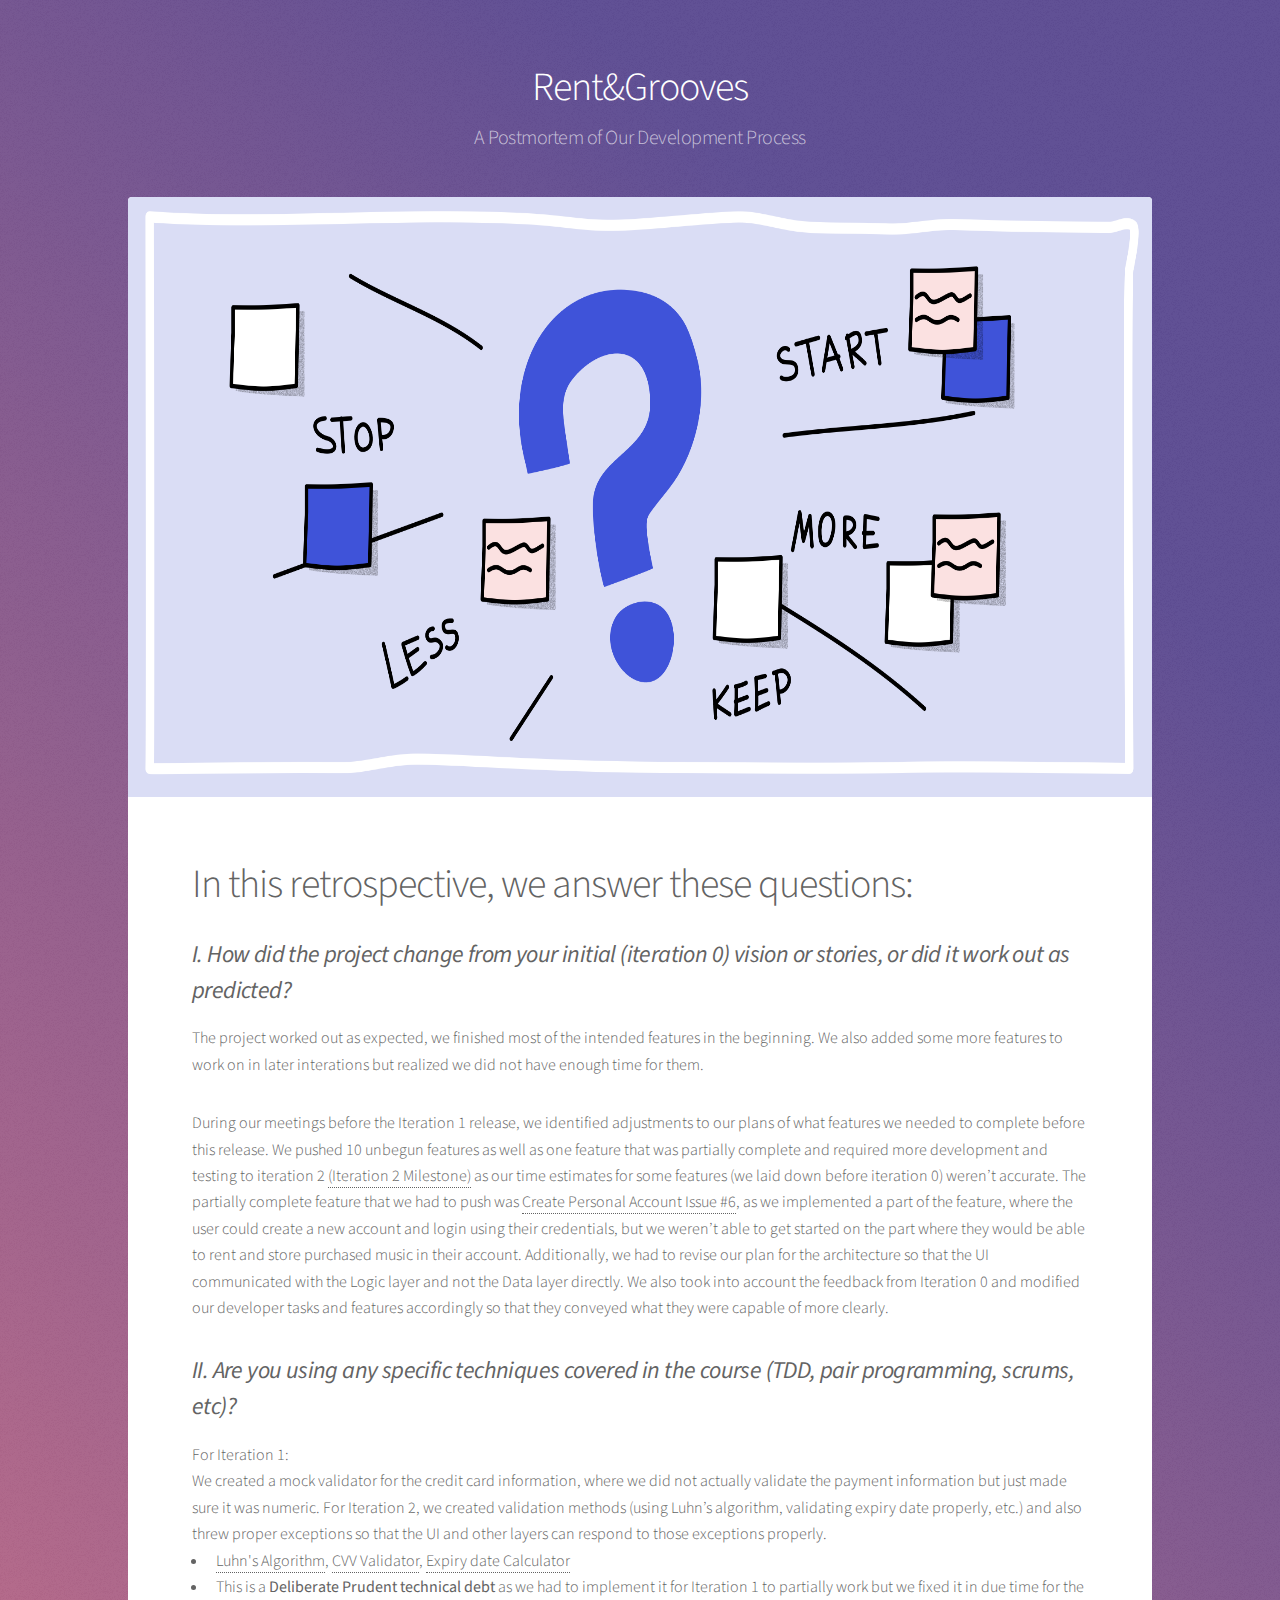
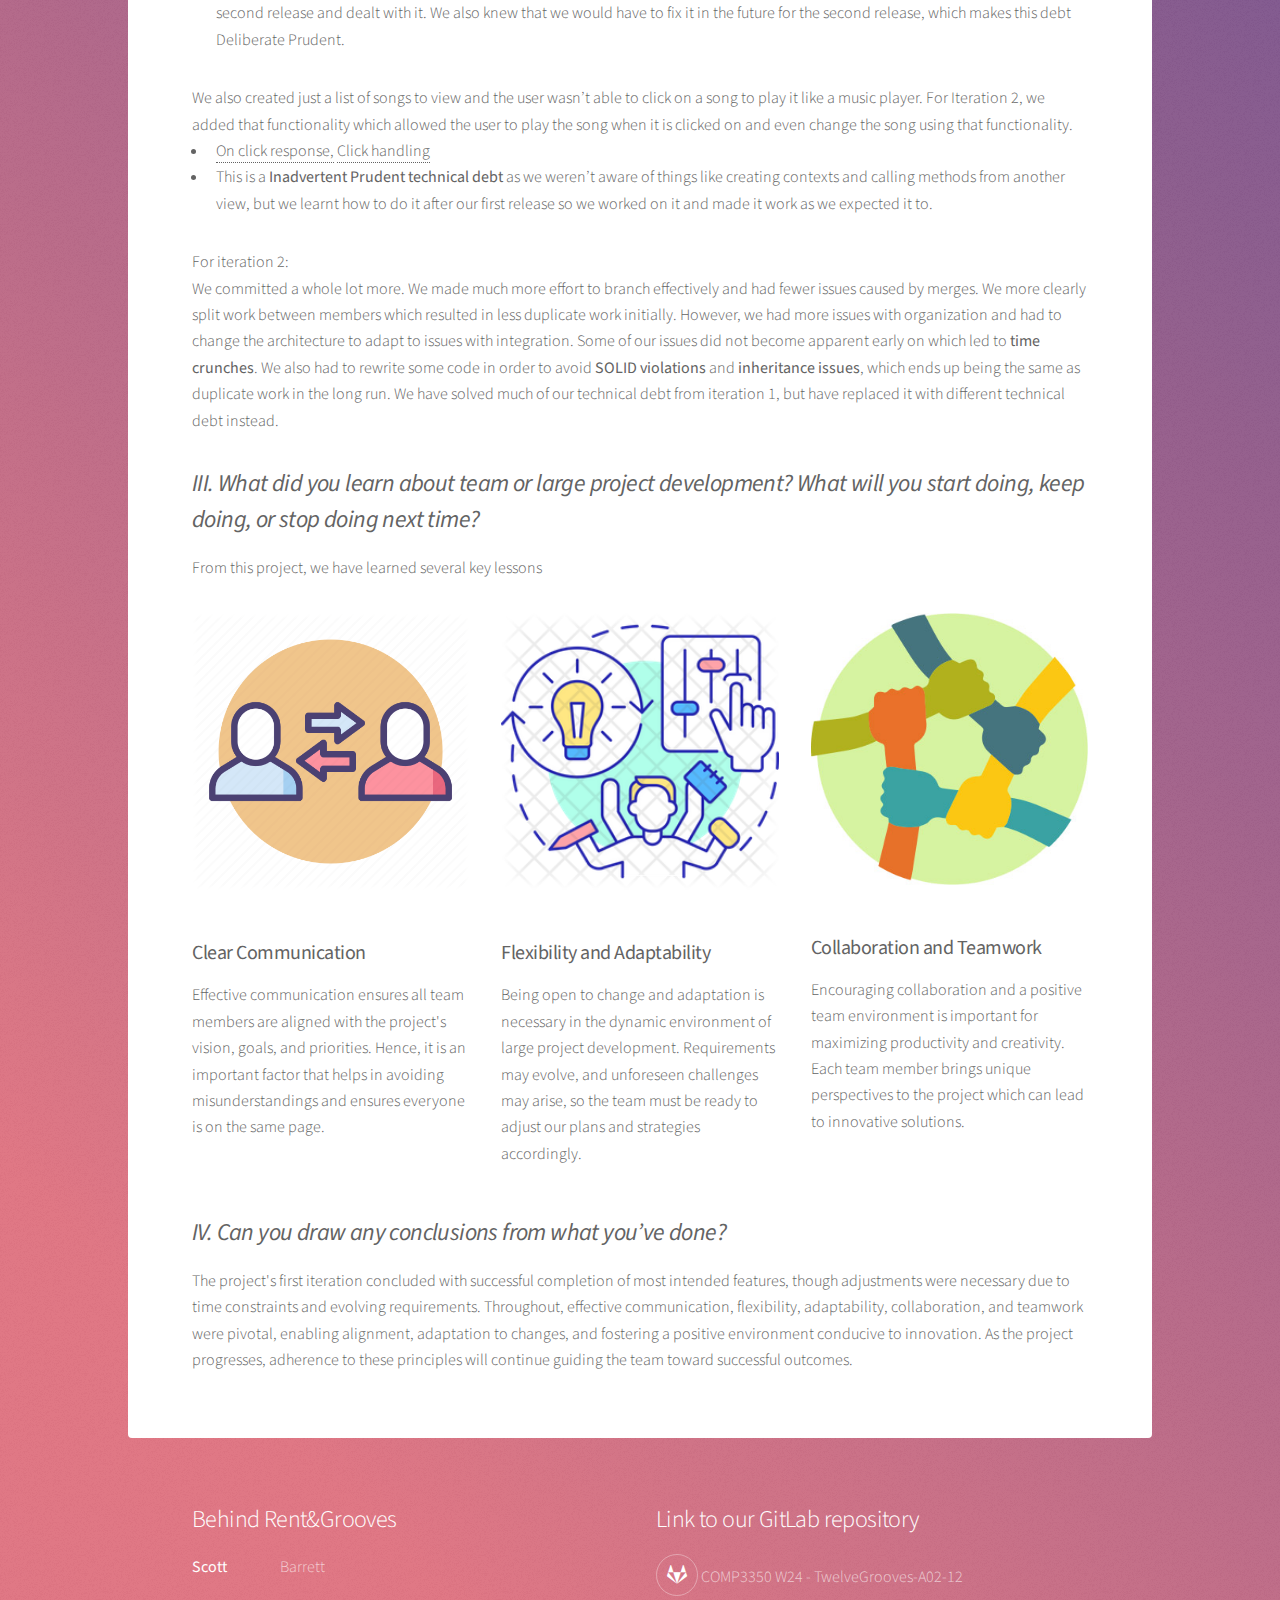
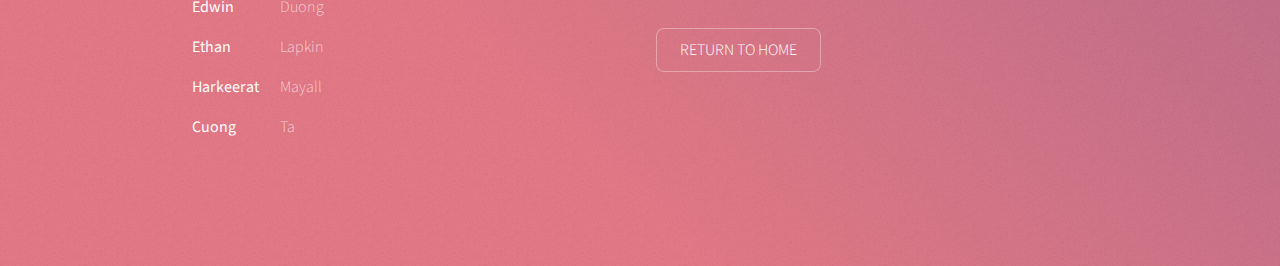
<file: html/retrospective.html>
<!DOCTYPE HTML>
<!--
	Stellar by HTML5 UP
	html5up.net | @ajlkn
	Free for personal and commercial use under the CCA 3.0 license (html5up.net/license)
-->
<html>
	<head>
		<title>Retrospective - Rent&Grooves</title>
		<meta charset="utf-8" />
		<meta name="viewport" content="width=device-width, initial-scale=1, user-scalable=no" />
		<link rel="stylesheet" href="/assets/css/main.css" />
		<noscript><link rel="stylesheet" href="/assets/css/noscript.css" /></noscript>
	</head>
	<body class="is-preload">

		<!-- Wrapper -->
			<div id="wrapper">

				<!-- Header -->
					<header id="header">
						<h1>Rent&Grooves</h1>
						<p>A Postmortem of Our Development Process</p>
					</header>

				<!-- Main -->
					<div id="main">

						<!-- Content -->
							<section id="content" class="main">
								<span class="image main"><img src="/images/retrospective.png" alt="" height="600" /></span>
                                <h1>In this retrospective, we answer these questions:</h1>
								<h2><I><B>I. How did the project change from your initial (iteration 0) vision or stories, or did it work out as predicted?</I></B></h2>
								<p>The project worked out as expected, we finished most of the intended features in the beginning. 
									We also added some more features to work on in later interations but realized we did not have enough time for them.</p>	

								<p>During our meetings before the Iteration 1 release, we identified adjustments to our plans of what features we needed to complete before this release. 
									We pushed 10 unbegun features as well as one feature that was partially complete and required more development and testing to iteration 2 
									<a href="https://code.cs.umanitoba.ca/comp3350-winter2024/twelvegrooves-a02-12/-/milestones/2#tab-issues">(Iteration 2 Milestone)</a> 
									as our time estimates for some features (we laid down before iteration 0) weren’t accurate. The partially complete feature that we had to push was 
									<a href="https://code.cs.umanitoba.ca/comp3350-winter2024/twelvegrooves-a02-12/-/issues/6">Create Personal Account Issue #6</a>, 
									as we implemented a part of the feature, where the user could create a new account and login using their credentials, but we weren’t able to get started
									on the part where they would be able to rent and store purchased music in their account. Additionally, we had to revise our plan for the architecture 
									so that the UI communicated with the Logic layer and not the Data layer directly. We also took into account the feedback from Iteration 0 and 
									modified our developer tasks and features accordingly so that they conveyed what they were capable of more clearly.</p>
											
								<h2><I><B>II. Are you using any specific techniques covered in the course (TDD, pair programming, scrums, etc)?</B></I></h2>
								For Iteration 1: <br>
								We created a mock validator for the credit card information, where we did not actually validate the payment information but just made sure it was numeric. For Iteration 2, we created validation methods (using Luhn’s algorithm, validating expiry date properly, etc.) and also threw proper exceptions so that the UI and other layers can respond to those exceptions properly.
								<ul>
									<li>
										<a href="https://code.cs.umanitoba.ca/comp3350-winter2024/twelvegrooves-a02-12/-/blob/3865ceb0521d21b89460830d45d7b8e02c57d4d3/app/src/main/java/com/rentandgroove/logic/PaymentValidator.java#L29">Luhn's Algorithm</a>,
										<a href="https://code.cs.umanitoba.ca/comp3350-winter2024/twelvegrooves-a02-12/-/blob/3865ceb0521d21b89460830d45d7b8e02c57d4d3/app/src/main/java/com/rentandgroove/logic/PaymentValidator.java#L45">CVV Validator</a>,
										<a href="https://code.cs.umanitoba.ca/comp3350-winter2024/twelvegrooves-a02-12/-/blob/3865ceb0521d21b89460830d45d7b8e02c57d4d3/app/src/main/java/com/rentandgroove/logic/PaymentValidator.java#L52">Expiry date Calculator</a>
									</li>
									<li>
										This is a <strong>Deliberate Prudent technical debt</strong> as we had to implement it for Iteration 1 to partially work but we fixed it in due time for the second release and dealt with it. We also knew that we would have to fix it in the future for the second release, which makes this debt Deliberate Prudent.
									</li>
								</ul>
								We also created just a list of songs to view and the user wasn’t able to click on a song to play it like a music player. For Iteration 2, we added that functionality which allowed the user to play the song when it is clicked on and even change the song using that functionality.
								<ul>
									<li>
										<a href="https://code.cs.umanitoba.ca/comp3350-winter2024/twelvegrooves-a02-12/-/blob/b2b3a68af16fcb7ed1dd5edecdc76491ea5b0aad/app/src/main/java/com/rent_and_groove/presentation/SongAdapter.java#L105">On click response,</a>
										<a href="https://code.cs.umanitoba.ca/comp3350-winter2024/twelvegrooves-a02-12/-/blob/b2b3a68af16fcb7ed1dd5edecdc76491ea5b0aad/app/src/main/java/com/rent_and_groove/presentation/PlayerActivity.java#L89">Click handling</a>
									</li>
									<li>
										This is a <strong>Inadvertent Prudent technical debt</strong> as we weren’t aware of things like creating contexts and calling methods from another view, but we learnt how to do it after our first release so we worked on it and made it work as we expected it to.		
									</li>
								</ul>
								For iteration 2: <br>
								<p>We committed a whole lot more. We made much more effort to branch effectively and had fewer issues caused by merges. 
									We more clearly split work between members which resulted in less duplicate work initially. 
									However, we had more issues with organization and had to change the architecture to adapt to issues with integration. 
									Some of our issues did not become apparent early on which led to <strong>time crunches</strong>. We also had to rewrite some code in order to avoid <strong>SOLID violations </strong> 
									and <strong>inheritance issues</strong>, which ends up being the same as duplicate work in the long run. We have solved much of our technical debt from iteration 1, 
									but have replaced it with different technical debt instead. 	
								</p>
								<h2><I><B>III. What did you learn about team or large project development? What will you start doing, keep doing, or stop doing next time?</I></B></h2>
                                <p>From this project, we have learned several key lessons</p>
                                <ul class="features">
                                    <li>
                                        <span class="image main"><img src="/images/communication.png"></span>
                                        <h3><b>Clear Communication</b></h3>
                                        <p>Effective communication ensures all team members are aligned with the project's vision, goals, and priorities. Hence, it is an important factor that helps in avoiding misunderstandings and ensures everyone is on the same page.</p>
                                    </li>
                                    <li>
                                        <span class="image main"><img src="/images/flexibility.webp"></span>
                                        <h3><b>Flexibility and Adaptability</b></h3>
                                        <p>Being open to change and adaptation is necessary in the dynamic environment of large project development. Requirements may evolve, and unforeseen challenges may arise, so the team must be ready to adjust our plans and strategies accordingly.</p>
                                    </li>
                                    <li>
                                        <span class="image main"><img src="/images/teamwork.jpg"></span>                                        
                                        <h3><b>Collaboration and Teamwork</b></h3>
                                        <p>Encouraging collaboration and a positive team environment is important for maximizing productivity and creativity. Each team member brings unique perspectives to the project which can lead to innovative solutions.</p>
                                    </li>
                                </ul>
                                <h2><b><I>IV. Can you draw any conclusions from what you’ve done?</I></b></h2>
								<p>The project's first iteration concluded with successful completion of most intended features, though adjustments were necessary due to time constraints and evolving requirements. 
									Throughout, effective communication, flexibility, adaptability, collaboration, and teamwork were pivotal, enabling alignment, adaptation to changes, and fostering a positive 
									environment conducive to innovation. As the project progresses, adherence to these principles will continue guiding the team toward successful outcomes.
								</p>
                            </section>
					</div>

				<!-- Footer -->
					<footer id="footer">
						<section>
							<h2>Behind Rent&Grooves</h2>
							<dl class="alt">
								<dt>Scott</dt>
								<dd>Barrett</dd>
								<dt>Edwin</dt>
								<dd>Duong</dd>
								<dt>Ethan</dt>
								<dd>Lapkin</dd>
								<dt>Harkeerat</dt>
								<dd>Mayall</dd>
								<dt>Cuong</dt>
								<dd>Ta</dd>
							</dl>
						</section>
						<section>
							<h2>Link to our GitLab repository</h2>
							<ul class="icons">
								<li><a href="https://code.cs.umanitoba.ca/comp3350-winter2024/twelvegrooves-a02-12" class="icon brands fa-gitlab alt"><span class="label">Twitter</span></a></li>
								COMP3350 W24 - TwelveGrooves-A02-12
							</ul>
							<ul class="actions">
								<li><a href="/html/index.html" class="button">RETURN TO HOME</a></li>
							</ul>
						</section>		
						<!-- <p class="copyright">&copy; Untitled. Design: <a href="https://html5up.net">HTML5 UP</a>.</p> -->
					</footer>

			</div>

		<!-- Scripts -->
			<script src="/assets/js/jquery.min.js"></script>
			<script src="/assets/js/jquery.scrollex.min.js"></script>
			<script src="/assets/js/jquery.scrolly.min.js"></script>
			<script src="/assets/js/browser.min.js"></script>
			<script src="/assets/js/breakpoints.min.js"></script>
			<script src="/assets/js/util.js"></script>
			<script src="/assets/js/main.js"></script>

	</body>
</html>
</file>
<file: assets/css/noscript.css>
/*
	Stellar by HTML5 UP
	html5up.net | @ajlkn
	Free for personal and commercial use under the CCA 3.0 license (html5up.net/license)
*/

/* Header */

	body.is-preload #header.alt > * {
		opacity: 1;
	}

	body.is-preload #header.alt .logo {
		-moz-transform: none;
		-webkit-transform: none;
		-ms-transform: none;
		transform: none;
	}
</file>
<file: assets/css/main.css>
@import url(fontawesome-all.min.css);
@import 'https://fonts.googleapis.com/css?family=Source+Sans+Pro:300,400';

/*
	Stellar by HTML5 UP
	html5up.net | @ajlkn
	Free for personal and commercial use under the CCA 3.0 license (html5up.net/license)
*/

html, body, div, span, applet, object,
iframe, h1, h2, h3, h4, h5, h6, p, blockquote,
pre, a, abbr, acronym, address, big, cite,
code, del, dfn, em, img, ins, kbd, q, s, samp,
small, strike, strong, sub, sup, tt, var, b,
u, i, center, dl, dt, dd, ol, ul, li, fieldset,
form, label, legend, table, caption, tbody,
tfoot, thead, tr, th, td, article, aside,
canvas, details, embed, figure, figcaption,
footer, header, hgroup, menu, nav, output, ruby,
section, summary, time, mark, audio, video {
	margin: 0;
	padding: 0;
	border: 0;
	font-size: 100%;
	font: inherit;
	vertical-align: baseline;}

article, aside, details, figcaption, figure,
footer, header, hgroup, menu, nav, section {
	display: block;}

body {
	line-height: 1;
}

ol, ul {
	list-style: none;
}

blockquote, q {
	quotes: none;
}

	blockquote:before, blockquote:after, q:before, q:after {
		content: '';
		content: none;
	}

table {
	border-collapse: collapse;
	border-spacing: 0;
}

body {
	-webkit-text-size-adjust: none;
}

mark {
	background-color: transparent;
	color: inherit;
}

input::-moz-focus-inner {
	border: 0;
	padding: 0;
}

input, select, textarea {
	-moz-appearance: none;
	-webkit-appearance: none;
	-ms-appearance: none;
	appearance: none;
}

/* Basic */

	@-ms-viewport {
		width: device-width;
	}

	body {
		-ms-overflow-style: scrollbar;
	}

	@media screen and (max-width: 480px) {

		html, body {
			min-width: 320px;
		}

	}

	html {
		box-sizing: border-box;
	}

	*, *:before, *:after {
		box-sizing: inherit;
	}

	body {
		background-color: #935d8c;
		background-image: url("images/overlay.png"), -moz-linear-gradient(45deg, #e37682 15%, #5f4d93 85%);
		background-image: url("images/overlay.png"), -webkit-linear-gradient(45deg, #e37682 15%, #5f4d93 85%);
		background-image: url("images/overlay.png"), -ms-linear-gradient(45deg, #e37682 15%, #5f4d93 85%);
		background-image: url("images/overlay.png"), linear-gradient(45deg, #e37682 15%, #5f4d93 85%);
	}

		body.is-preload *, body.is-preload *:before, body.is-preload *:after {
			-moz-animation: none !important;
			-webkit-animation: none !important;
			-ms-animation: none !important;
			animation: none !important;
			-moz-transition: none !important;
			-webkit-transition: none !important;
			-ms-transition: none !important;
			transition: none !important;
		}

/* Type */

	body {
		background-color: #935d8c;
		color: rgba(255, 255, 255, 0.65);
	}

	body, input, select, textarea {
		font-family: "Source Sans Pro", Helvetica, sans-serif;
		font-size: 17pt;
		font-weight: 300;
		line-height: 1.65;
	}

		@media screen and (max-width: 1680px) {

			body, input, select, textarea {
				font-size: 14pt;
			}

		}

		@media screen and (max-width: 1280px) {

			body, input, select, textarea {
				font-size: 12pt;
			}

		}

		@media screen and (max-width: 360px) {

			body, input, select, textarea {
				font-size: 11pt;
			}

		}

	a {
		-moz-transition: color 0.2s ease, border-bottom 0.2s ease;
		-webkit-transition: color 0.2s ease, border-bottom 0.2s ease;
		-ms-transition: color 0.2s ease, border-bottom 0.2s ease;
		transition: color 0.2s ease, border-bottom 0.2s ease;
		text-decoration: none;
		border-bottom: dotted 1px;
		color: inherit;
	}

		a:hover {
			border-bottom-color: transparent;
		}

	strong, b {
		font-weight: 400;
	}

	em, i {
		font-style: italic;
	}

	p {
		margin: 0 0 2em 0;
	}

		p.content {
			-moz-columns: 20em 2;
			-webkit-columns: 20em 2;
			-ms-columns: 20em 2;
			columns: 20em 2;
			-moz-column-gap: 2em;
			-webkit-column-gap: 2em;
			-ms-column-gap: 2em;
			column-gap: 2em;
			text-align: justify;
		}

	h1, h2, h3, h4, h5, h6 {
		font-weight: 300;
		line-height: 1.5;
		margin: 0 0 0.7em 0;
		letter-spacing: -0.025em;
	}

		h1 a, h2 a, h3 a, h4 a, h5 a, h6 a {
			color: inherit;
			text-decoration: none;
		}

	h1 {
		font-size: 2.5em;
		line-height: 1.2;
	}

	h2 {
		font-size: 1.5em;
	}

	h3 {
		font-size: 1.25em;
	}

	h4 {
		font-size: 1.1em;
	}

	h5 {
		font-size: 0.9em;
	}

	h6 {
		font-size: 0.7em;
	}

	@media screen and (max-width: 736px) {

		h1 {
			font-size: 2em;
		}

	}

	sub {
		font-size: 0.8em;
		position: relative;
		top: 0.5em;
	}

	sup {
		font-size: 0.8em;
		position: relative;
		top: -0.5em;
	}

	blockquote {
		border-left: solid 4px;
		font-style: italic;
		margin: 0 0 2em 0;
		padding: 0.5em 0 0.5em 2em;
	}

	code {
		border-radius: 8px;
		border: solid 1px;
		font-family: "Courier New", monospace;
		font-size: 0.9em;
		margin: 0 0.25em;
		padding: 0.25em 0.65em;
	}

	pre {
		-webkit-overflow-scrolling: touch;
		font-family: "Courier New", monospace;
		font-size: 0.9em;
		margin: 0 0 2em 0;
	}

		pre code {
			display: block;
			line-height: 1.75;
			padding: 1em 1.5em;
			overflow-x: auto;
		}

	hr {
		border: 0;
		border-bottom: solid 1px;
		margin: 2em 0;
	}

		hr.major {
			margin: 3em 0;
		}

	.align-left {
		text-align: left;
	}

	.align-center {
		text-align: center;
	}

	.align-right {
		text-align: right;
	}

	input, select, textarea {
		color: #ffffff;
	}

	a:hover {
		color: #ffffff;
	}

	strong, b {
		color: #ffffff;
	}

	h1, h2, h3, h4, h5, h6 {
		color: #ffffff;
	}

	blockquote {
		border-left-color: rgba(255, 255, 255, 0.35);
	}

	code {
		background: rgba(255, 255, 255, 0.075);
		border-color: rgba(255, 255, 255, 0.35);
	}

	hr {
		border-bottom-color: rgba(255, 255, 255, 0.35);
	}

/* Row */

	.row {
		display: flex;
		flex-wrap: wrap;
		box-sizing: border-box;
		align-items: stretch;
	}

		.row > * {
			box-sizing: border-box;
		}

		.row.gtr-uniform > * > :last-child {
			margin-bottom: 0;
		}

		.row.aln-left {
			justify-content: flex-start;
		}

		.row.aln-center {
			justify-content: center;
		}

		.row.aln-right {
			justify-content: flex-end;
		}

		.row.aln-top {
			align-items: flex-start;
		}

		.row.aln-middle {
			align-items: center;
		}

		.row.aln-bottom {
			align-items: flex-end;
		}

		.row > .imp {
			order: -1;
		}

		.row > .col-1 {
			width: 8.33333%;
		}

		.row > .off-1 {
			margin-left: 8.33333%;
		}

		.row > .col-2 {
			width: 16.66667%;
		}

		.row > .off-2 {
			margin-left: 16.66667%;
		}

		.row > .col-3 {
			width: 25%;
		}

		.row > .off-3 {
			margin-left: 25%;
		}

		.row > .col-4 {
			width: 33.33333%;
		}

		.row > .off-4 {
			margin-left: 33.33333%;
		}

		.row > .col-5 {
			width: 41.66667%;
		}

		.row > .off-5 {
			margin-left: 41.66667%;
		}

		.row > .col-6 {
			width: 50%;
		}

		.row > .off-6 {
			margin-left: 50%;
		}

		.row > .col-7 {
			width: 58.33333%;
		}

		.row > .off-7 {
			margin-left: 58.33333%;
		}

		.row > .col-8 {
			width: 66.66667%;
		}

		.row > .off-8 {
			margin-left: 66.66667%;
		}

		.row > .col-9 {
			width: 75%;
		}

		.row > .off-9 {
			margin-left: 75%;
		}

		.row > .col-10 {
			width: 83.33333%;
		}

		.row > .off-10 {
			margin-left: 83.33333%;
		}

		.row > .col-11 {
			width: 91.66667%;
		}

		.row > .off-11 {
			margin-left: 91.66667%;
		}

		.row > .col-12 {
			width: 100%;
		}

		.row > .off-12 {
			margin-left: 100%;
		}

		.row.gtr-0 {
			margin-top: 0;
			margin-left: 0em;
		}

			.row.gtr-0 > * {
				padding: 0 0 0 0em;
			}

			.row.gtr-0.gtr-uniform {
				margin-top: 0em;
			}

				.row.gtr-0.gtr-uniform > * {
					padding-top: 0em;
				}

		.row.gtr-25 {
			margin-top: 0;
			margin-left: -0.375em;
		}

			.row.gtr-25 > * {
				padding: 0 0 0 0.375em;
			}

			.row.gtr-25.gtr-uniform {
				margin-top: -0.375em;
			}

				.row.gtr-25.gtr-uniform > * {
					padding-top: 0.375em;
				}

		.row.gtr-50 {
			margin-top: 0;
			margin-left: -0.75em;
		}

			.row.gtr-50 > * {
				padding: 0 0 0 0.75em;
			}

			.row.gtr-50.gtr-uniform {
				margin-top: -0.75em;
			}

				.row.gtr-50.gtr-uniform > * {
					padding-top: 0.75em;
				}

		.row {
			margin-top: 0;
			margin-left: -1.5em;
		}

			.row > * {
				padding: 0 0 0 1.5em;
			}

			.row.gtr-uniform {
				margin-top: -1.5em;
			}

				.row.gtr-uniform > * {
					padding-top: 1.5em;
				}

		.row.gtr-150 {
			margin-top: 0;
			margin-left: -2.25em;
		}

			.row.gtr-150 > * {
				padding: 0 0 0 2.25em;
			}

			.row.gtr-150.gtr-uniform {
				margin-top: -2.25em;
			}

				.row.gtr-150.gtr-uniform > * {
					padding-top: 2.25em;
				}

		.row.gtr-200 {
			margin-top: 0;
			margin-left: -3em;
		}

			.row.gtr-200 > * {
				padding: 0 0 0 3em;
			}

			.row.gtr-200.gtr-uniform {
				margin-top: -3em;
			}

				.row.gtr-200.gtr-uniform > * {
					padding-top: 3em;
				}

		@media screen and (max-width: 1680px) {

			.row {
				display: flex;
				flex-wrap: wrap;
				box-sizing: border-box;
				align-items: stretch;
			}

				.row > * {
					box-sizing: border-box;
				}

				.row.gtr-uniform > * > :last-child {
					margin-bottom: 0;
				}

				.row.aln-left {
					justify-content: flex-start;
				}

				.row.aln-center {
					justify-content: center;
				}

				.row.aln-right {
					justify-content: flex-end;
				}

				.row.aln-top {
					align-items: flex-start;
				}

				.row.aln-middle {
					align-items: center;
				}

				.row.aln-bottom {
					align-items: flex-end;
				}

				.row > .imp-xlarge {
					order: -1;
				}

				.row > .col-1-xlarge {
					width: 8.33333%;
				}

				.row > .off-1-xlarge {
					margin-left: 8.33333%;
				}

				.row > .col-2-xlarge {
					width: 16.66667%;
				}

				.row > .off-2-xlarge {
					margin-left: 16.66667%;
				}

				.row > .col-3-xlarge {
					width: 25%;
				}

				.row > .off-3-xlarge {
					margin-left: 25%;
				}

				.row > .col-4-xlarge {
					width: 33.33333%;
				}

				.row > .off-4-xlarge {
					margin-left: 33.33333%;
				}

				.row > .col-5-xlarge {
					width: 41.66667%;
				}

				.row > .off-5-xlarge {
					margin-left: 41.66667%;
				}

				.row > .col-6-xlarge {
					width: 50%;
				}

				.row > .off-6-xlarge {
					margin-left: 50%;
				}

				.row > .col-7-xlarge {
					width: 58.33333%;
				}

				.row > .off-7-xlarge {
					margin-left: 58.33333%;
				}

				.row > .col-8-xlarge {
					width: 66.66667%;
				}

				.row > .off-8-xlarge {
					margin-left: 66.66667%;
				}

				.row > .col-9-xlarge {
					width: 75%;
				}

				.row > .off-9-xlarge {
					margin-left: 75%;
				}

				.row > .col-10-xlarge {
					width: 83.33333%;
				}

				.row > .off-10-xlarge {
					margin-left: 83.33333%;
				}

				.row > .col-11-xlarge {
					width: 91.66667%;
				}

				.row > .off-11-xlarge {
					margin-left: 91.66667%;
				}

				.row > .col-12-xlarge {
					width: 100%;
				}

				.row > .off-12-xlarge {
					margin-left: 100%;
				}

				.row.gtr-0 {
					margin-top: 0;
					margin-left: 0em;
				}

					.row.gtr-0 > * {
						padding: 0 0 0 0em;
					}

					.row.gtr-0.gtr-uniform {
						margin-top: 0em;
					}

						.row.gtr-0.gtr-uniform > * {
							padding-top: 0em;
						}

				.row.gtr-25 {
					margin-top: 0;
					margin-left: -0.375em;
				}

					.row.gtr-25 > * {
						padding: 0 0 0 0.375em;
					}

					.row.gtr-25.gtr-uniform {
						margin-top: -0.375em;
					}

						.row.gtr-25.gtr-uniform > * {
							padding-top: 0.375em;
						}

				.row.gtr-50 {
					margin-top: 0;
					margin-left: -0.75em;
				}

					.row.gtr-50 > * {
						padding: 0 0 0 0.75em;
					}

					.row.gtr-50.gtr-uniform {
						margin-top: -0.75em;
					}

						.row.gtr-50.gtr-uniform > * {
							padding-top: 0.75em;
						}

				.row {
					margin-top: 0;
					margin-left: -1.5em;
				}

					.row > * {
						padding: 0 0 0 1.5em;
					}

					.row.gtr-uniform {
						margin-top: -1.5em;
					}

						.row.gtr-uniform > * {
							padding-top: 1.5em;
						}

				.row.gtr-150 {
					margin-top: 0;
					margin-left: -2.25em;
				}

					.row.gtr-150 > * {
						padding: 0 0 0 2.25em;
					}

					.row.gtr-150.gtr-uniform {
						margin-top: -2.25em;
					}

						.row.gtr-150.gtr-uniform > * {
							padding-top: 2.25em;
						}

				.row.gtr-200 {
					margin-top: 0;
					margin-left: -3em;
				}

					.row.gtr-200 > * {
						padding: 0 0 0 3em;
					}

					.row.gtr-200.gtr-uniform {
						margin-top: -3em;
					}

						.row.gtr-200.gtr-uniform > * {
							padding-top: 3em;
						}

		}

		@media screen and (max-width: 1280px) {

			.row {
				display: flex;
				flex-wrap: wrap;
				box-sizing: border-box;
				align-items: stretch;
			}

				.row > * {
					box-sizing: border-box;
				}

				.row.gtr-uniform > * > :last-child {
					margin-bottom: 0;
				}

				.row.aln-left {
					justify-content: flex-start;
				}

				.row.aln-center {
					justify-content: center;
				}

				.row.aln-right {
					justify-content: flex-end;
				}

				.row.aln-top {
					align-items: flex-start;
				}

				.row.aln-middle {
					align-items: center;
				}

				.row.aln-bottom {
					align-items: flex-end;
				}

				.row > .imp-large {
					order: -1;
				}

				.row > .col-1-large {
					width: 8.33333%;
				}

				.row > .off-1-large {
					margin-left: 8.33333%;
				}

				.row > .col-2-large {
					width: 16.66667%;
				}

				.row > .off-2-large {
					margin-left: 16.66667%;
				}

				.row > .col-3-large {
					width: 25%;
				}

				.row > .off-3-large {
					margin-left: 25%;
				}

				.row > .col-4-large {
					width: 33.33333%;
				}

				.row > .off-4-large {
					margin-left: 33.33333%;
				}

				.row > .col-5-large {
					width: 41.66667%;
				}

				.row > .off-5-large {
					margin-left: 41.66667%;
				}

				.row > .col-6-large {
					width: 50%;
				}

				.row > .off-6-large {
					margin-left: 50%;
				}

				.row > .col-7-large {
					width: 58.33333%;
				}

				.row > .off-7-large {
					margin-left: 58.33333%;
				}

				.row > .col-8-large {
					width: 66.66667%;
				}

				.row > .off-8-large {
					margin-left: 66.66667%;
				}

				.row > .col-9-large {
					width: 75%;
				}

				.row > .off-9-large {
					margin-left: 75%;
				}

				.row > .col-10-large {
					width: 83.33333%;
				}

				.row > .off-10-large {
					margin-left: 83.33333%;
				}

				.row > .col-11-large {
					width: 91.66667%;
				}

				.row > .off-11-large {
					margin-left: 91.66667%;
				}

				.row > .col-12-large {
					width: 100%;
				}

				.row > .off-12-large {
					margin-left: 100%;
				}

				.row.gtr-0 {
					margin-top: 0;
					margin-left: 0em;
				}

					.row.gtr-0 > * {
						padding: 0 0 0 0em;
					}

					.row.gtr-0.gtr-uniform {
						margin-top: 0em;
					}

						.row.gtr-0.gtr-uniform > * {
							padding-top: 0em;
						}

				.row.gtr-25 {
					margin-top: 0;
					margin-left: -0.375em;
				}

					.row.gtr-25 > * {
						padding: 0 0 0 0.375em;
					}

					.row.gtr-25.gtr-uniform {
						margin-top: -0.375em;
					}

						.row.gtr-25.gtr-uniform > * {
							padding-top: 0.375em;
						}

				.row.gtr-50 {
					margin-top: 0;
					margin-left: -0.75em;
				}

					.row.gtr-50 > * {
						padding: 0 0 0 0.75em;
					}

					.row.gtr-50.gtr-uniform {
						margin-top: -0.75em;
					}

						.row.gtr-50.gtr-uniform > * {
							padding-top: 0.75em;
						}

				.row {
					margin-top: 0;
					margin-left: -1.5em;
				}

					.row > * {
						padding: 0 0 0 1.5em;
					}

					.row.gtr-uniform {
						margin-top: -1.5em;
					}

						.row.gtr-uniform > * {
							padding-top: 1.5em;
						}

				.row.gtr-150 {
					margin-top: 0;
					margin-left: -2.25em;
				}

					.row.gtr-150 > * {
						padding: 0 0 0 2.25em;
					}

					.row.gtr-150.gtr-uniform {
						margin-top: -2.25em;
					}

						.row.gtr-150.gtr-uniform > * {
							padding-top: 2.25em;
						}

				.row.gtr-200 {
					margin-top: 0;
					margin-left: -3em;
				}

					.row.gtr-200 > * {
						padding: 0 0 0 3em;
					}

					.row.gtr-200.gtr-uniform {
						margin-top: -3em;
					}

						.row.gtr-200.gtr-uniform > * {
							padding-top: 3em;
						}

		}

		@media screen and (max-width: 980px) {

			.row {
				display: flex;
				flex-wrap: wrap;
				box-sizing: border-box;
				align-items: stretch;
			}

				.row > * {
					box-sizing: border-box;
				}

				.row.gtr-uniform > * > :last-child {
					margin-bottom: 0;
				}

				.row.aln-left {
					justify-content: flex-start;
				}

				.row.aln-center {
					justify-content: center;
				}

				.row.aln-right {
					justify-content: flex-end;
				}

				.row.aln-top {
					align-items: flex-start;
				}

				.row.aln-middle {
					align-items: center;
				}

				.row.aln-bottom {
					align-items: flex-end;
				}

				.row > .imp-medium {
					order: -1;
				}

				.row > .col-1-medium {
					width: 8.33333%;
				}

				.row > .off-1-medium {
					margin-left: 8.33333%;
				}

				.row > .col-2-medium {
					width: 16.66667%;
				}

				.row > .off-2-medium {
					margin-left: 16.66667%;
				}

				.row > .col-3-medium {
					width: 25%;
				}

				.row > .off-3-medium {
					margin-left: 25%;
				}

				.row > .col-4-medium {
					width: 33.33333%;
				}

				.row > .off-4-medium {
					margin-left: 33.33333%;
				}

				.row > .col-5-medium {
					width: 41.66667%;
				}

				.row > .off-5-medium {
					margin-left: 41.66667%;
				}

				.row > .col-6-medium {
					width: 50%;
				}

				.row > .off-6-medium {
					margin-left: 50%;
				}

				.row > .col-7-medium {
					width: 58.33333%;
				}

				.row > .off-7-medium {
					margin-left: 58.33333%;
				}

				.row > .col-8-medium {
					width: 66.66667%;
				}

				.row > .off-8-medium {
					margin-left: 66.66667%;
				}

				.row > .col-9-medium {
					width: 75%;
				}

				.row > .off-9-medium {
					margin-left: 75%;
				}

				.row > .col-10-medium {
					width: 83.33333%;
				}

				.row > .off-10-medium {
					margin-left: 83.33333%;
				}

				.row > .col-11-medium {
					width: 91.66667%;
				}

				.row > .off-11-medium {
					margin-left: 91.66667%;
				}

				.row > .col-12-medium {
					width: 100%;
				}

				.row > .off-12-medium {
					margin-left: 100%;
				}

				.row.gtr-0 {
					margin-top: 0;
					margin-left: 0em;
				}

					.row.gtr-0 > * {
						padding: 0 0 0 0em;
					}

					.row.gtr-0.gtr-uniform {
						margin-top: 0em;
					}

						.row.gtr-0.gtr-uniform > * {
							padding-top: 0em;
						}

				.row.gtr-25 {
					margin-top: 0;
					margin-left: -0.375em;
				}

					.row.gtr-25 > * {
						padding: 0 0 0 0.375em;
					}

					.row.gtr-25.gtr-uniform {
						margin-top: -0.375em;
					}

						.row.gtr-25.gtr-uniform > * {
							padding-top: 0.375em;
						}

				.row.gtr-50 {
					margin-top: 0;
					margin-left: -0.75em;
				}

					.row.gtr-50 > * {
						padding: 0 0 0 0.75em;
					}

					.row.gtr-50.gtr-uniform {
						margin-top: -0.75em;
					}

						.row.gtr-50.gtr-uniform > * {
							padding-top: 0.75em;
						}

				.row {
					margin-top: 0;
					margin-left: -1.5em;
				}

					.row > * {
						padding: 0 0 0 1.5em;
					}

					.row.gtr-uniform {
						margin-top: -1.5em;
					}

						.row.gtr-uniform > * {
							padding-top: 1.5em;
						}

				.row.gtr-150 {
					margin-top: 0;
					margin-left: -2.25em;
				}

					.row.gtr-150 > * {
						padding: 0 0 0 2.25em;
					}

					.row.gtr-150.gtr-uniform {
						margin-top: -2.25em;
					}

						.row.gtr-150.gtr-uniform > * {
							padding-top: 2.25em;
						}

				.row.gtr-200 {
					margin-top: 0;
					margin-left: -3em;
				}

					.row.gtr-200 > * {
						padding: 0 0 0 3em;
					}

					.row.gtr-200.gtr-uniform {
						margin-top: -3em;
					}

						.row.gtr-200.gtr-uniform > * {
							padding-top: 3em;
						}

		}

		@media screen and (max-width: 736px) {

			.row {
				display: flex;
				flex-wrap: wrap;
				box-sizing: border-box;
				align-items: stretch;
			}

				.row > * {
					box-sizing: border-box;
				}

				.row.gtr-uniform > * > :last-child {
					margin-bottom: 0;
				}

				.row.aln-left {
					justify-content: flex-start;
				}

				.row.aln-center {
					justify-content: center;
				}

				.row.aln-right {
					justify-content: flex-end;
				}

				.row.aln-top {
					align-items: flex-start;
				}

				.row.aln-middle {
					align-items: center;
				}

				.row.aln-bottom {
					align-items: flex-end;
				}

				.row > .imp-small {
					order: -1;
				}

				.row > .col-1-small {
					width: 8.33333%;
				}

				.row > .off-1-small {
					margin-left: 8.33333%;
				}

				.row > .col-2-small {
					width: 16.66667%;
				}

				.row > .off-2-small {
					margin-left: 16.66667%;
				}

				.row > .col-3-small {
					width: 25%;
				}

				.row > .off-3-small {
					margin-left: 25%;
				}

				.row > .col-4-small {
					width: 33.33333%;
				}

				.row > .off-4-small {
					margin-left: 33.33333%;
				}

				.row > .col-5-small {
					width: 41.66667%;
				}

				.row > .off-5-small {
					margin-left: 41.66667%;
				}

				.row > .col-6-small {
					width: 50%;
				}

				.row > .off-6-small {
					margin-left: 50%;
				}

				.row > .col-7-small {
					width: 58.33333%;
				}

				.row > .off-7-small {
					margin-left: 58.33333%;
				}

				.row > .col-8-small {
					width: 66.66667%;
				}

				.row > .off-8-small {
					margin-left: 66.66667%;
				}

				.row > .col-9-small {
					width: 75%;
				}

				.row > .off-9-small {
					margin-left: 75%;
				}

				.row > .col-10-small {
					width: 83.33333%;
				}

				.row > .off-10-small {
					margin-left: 83.33333%;
				}

				.row > .col-11-small {
					width: 91.66667%;
				}

				.row > .off-11-small {
					margin-left: 91.66667%;
				}

				.row > .col-12-small {
					width: 100%;
				}

				.row > .off-12-small {
					margin-left: 100%;
				}

				.row.gtr-0 {
					margin-top: 0;
					margin-left: 0em;
				}

					.row.gtr-0 > * {
						padding: 0 0 0 0em;
					}

					.row.gtr-0.gtr-uniform {
						margin-top: 0em;
					}

						.row.gtr-0.gtr-uniform > * {
							padding-top: 0em;
						}

				.row.gtr-25 {
					margin-top: 0;
					margin-left: -0.25em;
				}

					.row.gtr-25 > * {
						padding: 0 0 0 0.25em;
					}

					.row.gtr-25.gtr-uniform {
						margin-top: -0.25em;
					}

						.row.gtr-25.gtr-uniform > * {
							padding-top: 0.25em;
						}

				.row.gtr-50 {
					margin-top: 0;
					margin-left: -0.5em;
				}

					.row.gtr-50 > * {
						padding: 0 0 0 0.5em;
					}

					.row.gtr-50.gtr-uniform {
						margin-top: -0.5em;
					}

						.row.gtr-50.gtr-uniform > * {
							padding-top: 0.5em;
						}

				.row {
					margin-top: 0;
					margin-left: -1em;
				}

					.row > * {
						padding: 0 0 0 1em;
					}

					.row.gtr-uniform {
						margin-top: -1em;
					}

						.row.gtr-uniform > * {
							padding-top: 1em;
						}

				.row.gtr-150 {
					margin-top: 0;
					margin-left: -1.5em;
				}

					.row.gtr-150 > * {
						padding: 0 0 0 1.5em;
					}

					.row.gtr-150.gtr-uniform {
						margin-top: -1.5em;
					}

						.row.gtr-150.gtr-uniform > * {
							padding-top: 1.5em;
						}

				.row.gtr-200 {
					margin-top: 0;
					margin-left: -2em;
				}

					.row.gtr-200 > * {
						padding: 0 0 0 2em;
					}

					.row.gtr-200.gtr-uniform {
						margin-top: -2em;
					}

						.row.gtr-200.gtr-uniform > * {
							padding-top: 2em;
						}

		}

		@media screen and (max-width: 480px) {

			.row {
				display: flex;
				flex-wrap: wrap;
				box-sizing: border-box;
				align-items: stretch;
			}

				.row > * {
					box-sizing: border-box;
				}

				.row.gtr-uniform > * > :last-child {
					margin-bottom: 0;
				}

				.row.aln-left {
					justify-content: flex-start;
				}

				.row.aln-center {
					justify-content: center;
				}

				.row.aln-right {
					justify-content: flex-end;
				}

				.row.aln-top {
					align-items: flex-start;
				}

				.row.aln-middle {
					align-items: center;
				}

				.row.aln-bottom {
					align-items: flex-end;
				}

				.row > .imp-xsmall {
					order: -1;
				}

				.row > .col-1-xsmall {
					width: 8.33333%;
				}

				.row > .off-1-xsmall {
					margin-left: 8.33333%;
				}

				.row > .col-2-xsmall {
					width: 16.66667%;
				}

				.row > .off-2-xsmall {
					margin-left: 16.66667%;
				}

				.row > .col-3-xsmall {
					width: 25%;
				}

				.row > .off-3-xsmall {
					margin-left: 25%;
				}

				.row > .col-4-xsmall {
					width: 33.33333%;
				}

				.row > .off-4-xsmall {
					margin-left: 33.33333%;
				}

				.row > .col-5-xsmall {
					width: 41.66667%;
				}

				.row > .off-5-xsmall {
					margin-left: 41.66667%;
				}

				.row > .col-6-xsmall {
					width: 50%;
				}

				.row > .off-6-xsmall {
					margin-left: 50%;
				}

				.row > .col-7-xsmall {
					width: 58.33333%;
				}

				.row > .off-7-xsmall {
					margin-left: 58.33333%;
				}

				.row > .col-8-xsmall {
					width: 66.66667%;
				}

				.row > .off-8-xsmall {
					margin-left: 66.66667%;
				}

				.row > .col-9-xsmall {
					width: 75%;
				}

				.row > .off-9-xsmall {
					margin-left: 75%;
				}

				.row > .col-10-xsmall {
					width: 83.33333%;
				}

				.row > .off-10-xsmall {
					margin-left: 83.33333%;
				}

				.row > .col-11-xsmall {
					width: 91.66667%;
				}

				.row > .off-11-xsmall {
					margin-left: 91.66667%;
				}

				.row > .col-12-xsmall {
					width: 100%;
				}

				.row > .off-12-xsmall {
					margin-left: 100%;
				}

				.row.gtr-0 {
					margin-top: 0;
					margin-left: 0em;
				}

					.row.gtr-0 > * {
						padding: 0 0 0 0em;
					}

					.row.gtr-0.gtr-uniform {
						margin-top: 0em;
					}

						.row.gtr-0.gtr-uniform > * {
							padding-top: 0em;
						}

				.row.gtr-25 {
					margin-top: 0;
					margin-left: -0.3125em;
				}

					.row.gtr-25 > * {
						padding: 0 0 0 0.3125em;
					}

					.row.gtr-25.gtr-uniform {
						margin-top: -0.3125em;
					}

						.row.gtr-25.gtr-uniform > * {
							padding-top: 0.3125em;
						}

				.row.gtr-50 {
					margin-top: 0;
					margin-left: -0.625em;
				}

					.row.gtr-50 > * {
						padding: 0 0 0 0.625em;
					}

					.row.gtr-50.gtr-uniform {
						margin-top: -0.625em;
					}

						.row.gtr-50.gtr-uniform > * {
							padding-top: 0.625em;
						}

				.row {
					margin-top: 0;
					margin-left: -1.25em;
				}

					.row > * {
						padding: 0 0 0 1.25em;
					}

					.row.gtr-uniform {
						margin-top: -1.25em;
					}

						.row.gtr-uniform > * {
							padding-top: 1.25em;
						}

				.row.gtr-150 {
					margin-top: 0;
					margin-left: -1.875em;
				}

					.row.gtr-150 > * {
						padding: 0 0 0 1.875em;
					}

					.row.gtr-150.gtr-uniform {
						margin-top: -1.875em;
					}

						.row.gtr-150.gtr-uniform > * {
							padding-top: 1.875em;
						}

				.row.gtr-200 {
					margin-top: 0;
					margin-left: -2.5em;
				}

					.row.gtr-200 > * {
						padding: 0 0 0 2.5em;
					}

					.row.gtr-200.gtr-uniform {
						margin-top: -2.5em;
					}

						.row.gtr-200.gtr-uniform > * {
							padding-top: 2.5em;
						}

		}

/* Box */

	.box {
		border-radius: 8px;
		border: solid;
		margin-bottom: 2em;
		padding: 1.5em;
	}

		.box > :last-child,
		.box > :last-child > :last-child,
		.box > :last-child > :last-child > :last-child {
			margin-bottom: 0;
		}

		.box.alt {
			border: 0;
			border-radius: 0;
			padding: 0;
		}

	.box {
		border-color: rgba(255, 255, 255, 0.35);
	}

/* Button */

	input[type="submit"],
	input[type="reset"],
	input[type="button"],
	button,
	.button {
		-moz-appearance: none;
		-webkit-appearance: none;
		-ms-appearance: none;
		appearance: none;
		-moz-transition: background-color 0.2s ease-in-out, color 0.2s ease-in-out;
		-webkit-transition: background-color 0.2s ease-in-out, color 0.2s ease-in-out;
		-ms-transition: background-color 0.2s ease-in-out, color 0.2s ease-in-out;
		transition: background-color 0.2s ease-in-out, color 0.2s ease-in-out;
		border-radius: 8px;
		border: 0;
		cursor: pointer;
		display: inline-block;
		font-weight: 300;
		height: 2.75em;
		line-height: 2.75em;
		min-width: 9.25em;
		padding: 0 1.5em;
		text-align: center;
		text-decoration: none;
		white-space: nowrap;
	}

		input[type="submit"].icon,
		input[type="reset"].icon,
		input[type="button"].icon,
		button.icon,
		.button.icon {
			padding-left: 1.35em;
		}

			input[type="submit"].icon:before,
			input[type="reset"].icon:before,
			input[type="button"].icon:before,
			button.icon:before,
			.button.icon:before {
				margin-right: 0.5em;
			}

		input[type="submit"].fit,
		input[type="reset"].fit,
		input[type="button"].fit,
		button.fit,
		.button.fit {
			width: 100%;
		}

		input[type="submit"].small,
		input[type="reset"].small,
		input[type="button"].small,
		button.small,
		.button.small {
			font-size: 0.8em;
		}

		input[type="submit"].large,
		input[type="reset"].large,
		input[type="button"].large,
		button.large,
		.button.large {
			font-size: 1.35em;
		}

		input[type="submit"].disabled, input[type="submit"]:disabled,
		input[type="reset"].disabled,
		input[type="reset"]:disabled,
		input[type="button"].disabled,
		input[type="button"]:disabled,
		button.disabled,
		button:disabled,
		.button.disabled,
		.button:disabled {
			pointer-events: none;
			opacity: 0.25;
		}

		@media screen and (max-width: 736px) {

			input[type="submit"],
			input[type="reset"],
			input[type="button"],
			button,
			.button {
				min-width: 0;
			}

		}

	input[type="submit"],
	input[type="reset"],
	input[type="button"],
	button,
	.button {
		background-color: transparent;
		box-shadow: inset 0 0 0 1px rgba(255, 255, 255, 0.35);
		color: #ffffff !important;
	}

		input[type="submit"]:hover,
		input[type="reset"]:hover,
		input[type="button"]:hover,
		button:hover,
		.button:hover {
			background-color: rgba(255, 255, 255, 0.075);
		}

		input[type="submit"]:active,
		input[type="reset"]:active,
		input[type="button"]:active,
		button:active,
		.button:active {
			background-color: rgba(255, 255, 255, 0.2);
		}

		input[type="submit"].icon:before,
		input[type="reset"].icon:before,
		input[type="button"].icon:before,
		button.icon:before,
		.button.icon:before {
			color: rgba(255, 255, 255, 0.5);
		}

		input[type="submit"].primary,
		input[type="reset"].primary,
		input[type="button"].primary,
		button.primary,
		.button.primary {
			background-color: #8cc9f0;
			color: #ffffff !important;
			box-shadow: none;
		}

			input[type="submit"].primary:hover,
			input[type="reset"].primary:hover,
			input[type="button"].primary:hover,
			button.primary:hover,
			.button.primary:hover {
				background-color: #9acff2;
			}

			input[type="submit"].primary:active,
			input[type="reset"].primary:active,
			input[type="button"].primary:active,
			button.primary:active,
			.button.primary:active {
				background-color: #7ec3ee;
			}

			input[type="submit"].primary.icon:before,
			input[type="reset"].primary.icon:before,
			input[type="button"].primary.icon:before,
			button.primary.icon:before,
			.button.primary.icon:before {
				color: #ffffff !important;
			}

/* Form */

	form {
		margin: 0 0 2em 0;
	}

	label {
		display: block;
		font-size: 0.9em;
		font-weight: 400;
		margin: 0 0 1em 0;
	}

	input[type="text"],
	input[type="password"],
	input[type="email"],
	select,
	textarea {
		-moz-appearance: none;
		-webkit-appearance: none;
		-ms-appearance: none;
		appearance: none;
		border-radius: 8px;
		border: solid 1px;
		color: inherit;
		display: block;
		outline: 0;
		padding: 0 1em;
		text-decoration: none;
		width: 100%;
	}

		input[type="text"]:invalid,
		input[type="password"]:invalid,
		input[type="email"]:invalid,
		select:invalid,
		textarea:invalid {
			box-shadow: none;
		}

	select {
		background-size: 1.25rem;
		background-repeat: no-repeat;
		background-position: calc(100% - 1rem) center;
		height: 2.75em;
		padding-right: 2.75em;
		text-overflow: ellipsis;
	}

		select:focus::-ms-value {
			background-color: transparent;
		}

		select::-ms-expand {
			display: none;
		}

	input[type="text"],
	input[type="password"],
	input[type="email"],
	select {
		height: 2.75em;
	}

	textarea {
		padding: 0.75em 1em;
	}

	input[type="checkbox"],
	input[type="radio"] {
		-moz-appearance: none;
		-webkit-appearance: none;
		-ms-appearance: none;
		appearance: none;
		display: block;
		float: left;
		margin-right: -2em;
		opacity: 0;
		width: 1em;
		z-index: -1;
	}

		input[type="checkbox"] + label,
		input[type="radio"] + label {
			text-decoration: none;
			cursor: pointer;
			display: inline-block;
			font-size: 1em;
			font-weight: 300;
			padding-left: 2.4em;
			padding-right: 0.75em;
			position: relative;
		}

			input[type="checkbox"] + label:before,
			input[type="radio"] + label:before {
				-moz-osx-font-smoothing: grayscale;
				-webkit-font-smoothing: antialiased;
				display: inline-block;
				font-style: normal;
				font-variant: normal;
				text-rendering: auto;
				line-height: 1;
				text-transform: none !important;
				font-family: 'Font Awesome 5 Free';
				font-weight: 900;
			}

			input[type="checkbox"] + label:before,
			input[type="radio"] + label:before {
				border-radius: 8px;
				border: solid 1px;
				content: '';
				display: inline-block;
				font-size: 0.8em;
				height: 2.0625em;
				left: 0;
				line-height: 2.0625em;
				position: absolute;
				text-align: center;
				top: 0;
				width: 2.0625em;
			}

		input[type="checkbox"]:checked + label:before,
		input[type="radio"]:checked + label:before {
			content: '\f00c';
		}

	input[type="checkbox"] + label:before {
		border-radius: 8px;
	}

	input[type="radio"] + label:before {
		border-radius: 100%;
	}

	::-webkit-input-placeholder {
		opacity: 1.0;
	}

	:-moz-placeholder {
		opacity: 1.0;
	}

	::-moz-placeholder {
		opacity: 1.0;
	}

	:-ms-input-placeholder {
		opacity: 1.0;
	}

	label {
		color: #ffffff;
	}

	input[type="text"],
	input[type="password"],
	input[type="email"],
	select,
	textarea {
		background-color: rgba(255, 255, 255, 0.075);
		border-color: rgba(255, 255, 255, 0.35);
	}

		input[type="text"]:focus,
		input[type="password"]:focus,
		input[type="email"]:focus,
		select:focus,
		textarea:focus {
			border-color: #8cc9f0;
			box-shadow: 0 0 0 1px #8cc9f0;
		}

	select {
		background-image: url("data:image/svg+xml;charset=utf8,%3Csvg xmlns='http://www.w3.org/2000/svg' width='40' height='40' preserveAspectRatio='none' viewBox='0 0 40 40'%3E%3Cpath d='M9.4,12.3l10.4,10.4l10.4-10.4c0.2-0.2,0.5-0.4,0.9-0.4c0.3,0,0.6,0.1,0.9,0.4l3.3,3.3c0.2,0.2,0.4,0.5,0.4,0.9 c0,0.4-0.1,0.6-0.4,0.9L20.7,31.9c-0.2,0.2-0.5,0.4-0.9,0.4c-0.3,0-0.6-0.1-0.9-0.4L4.3,17.3c-0.2-0.2-0.4-0.5-0.4-0.9 c0-0.4,0.1-0.6,0.4-0.9l3.3-3.3c0.2-0.2,0.5-0.4,0.9-0.4S9.1,12.1,9.4,12.3z' fill='rgba(255, 255, 255, 0.35)' /%3E%3C/svg%3E");
	}

		select option {
			color: #ffffff;
			background: #935d8c;
		}

	input[type="checkbox"] + label,
	input[type="radio"] + label {
		color: rgba(255, 255, 255, 0.65);
	}

		input[type="checkbox"] + label:before,
		input[type="radio"] + label:before {
			background: rgba(255, 255, 255, 0.075);
			border-color: rgba(255, 255, 255, 0.35);
		}

	input[type="checkbox"]:checked + label:before,
	input[type="radio"]:checked + label:before {
		background-color: #ffffff;
		border-color: #ffffff;
		color: #935d8c;
	}

	input[type="checkbox"]:focus + label:before,
	input[type="radio"]:focus + label:before {
		border-color: #8cc9f0;
		box-shadow: 0 0 0 1px #8cc9f0;
	}

	::-webkit-input-placeholder {
		color: rgba(255, 255, 255, 0.5) !important;
	}

	:-moz-placeholder {
		color: rgba(255, 255, 255, 0.5) !important;
	}

	::-moz-placeholder {
		color: rgba(255, 255, 255, 0.5) !important;
	}

	:-ms-input-placeholder {
		color: rgba(255, 255, 255, 0.5) !important;
	}

	.formerize-placeholder {
		color: rgba(255, 255, 255, 0.5) !important;
	}

/* Icon */

	.icon {
		text-decoration: none;
		-moz-transition: background-color 0.2s ease-in-out, color 0.2s ease-in-out;
		-webkit-transition: background-color 0.2s ease-in-out, color 0.2s ease-in-out;
		-ms-transition: background-color 0.2s ease-in-out, color 0.2s ease-in-out;
		transition: background-color 0.2s ease-in-out, color 0.2s ease-in-out;
		border-bottom: none;
		position: relative;
	}

		.icon:before {
			-moz-osx-font-smoothing: grayscale;
			-webkit-font-smoothing: antialiased;
			display: inline-block;
			font-style: normal;
			font-variant: normal;
			text-rendering: auto;
			line-height: 1;
			text-transform: none !important;
			font-family: 'Font Awesome 5 Free';
			font-weight: 400;
		}

		.icon > .label {
			display: none;
		}

		.icon:before {
			line-height: solid;
		}

		.icon.solid:before {
			font-weight: 900;
		}

		.icon.brands:before {
			font-family: 'Font Awesome 5 Brands';
		}

		.icon.major {
			border: solid 1px;
			display: inline-block;
			border-radius: 100%;
			padding: 0.65em;
			margin: 0 0 2em 0;
			cursor: default;
		}

			.icon.major:before {
				display: inline-block;
				font-size: 6.25rem;
				width: 2.25em;
				height: 2.25em;
				line-height: 2.2em;
				border-radius: 100%;
				border: solid 1px;
				text-align: center;
			}

		.icon.alt {
			display: inline-block;
			border: solid 1px;
			border-radius: 100%;
		}

			.icon.alt:before {
				display: block;
				font-size: 1.25em;
				width: 2em;
				height: 2em;
				text-align: center;
				line-height: 2em;
			}

		.icon.style1 {
			color: #efa8b0;
		}

		.icon.style2 {
			color: #c79cc8;
		}

		.icon.style3 {
			color: #a89cc8;
		}

		.icon.style4 {
			color: #9bb2e1;
		}

		.icon.style5 {
			color: #8cc9f0;
		}

		@media screen and (max-width: 1680px) {

			.icon.major:before {
				font-size: 5.5rem;
			}

		}

		@media screen and (max-width: 1280px) {

			.icon.major:before {
				font-size: 4.75rem;
			}

		}

		@media screen and (max-width: 736px) {

			.icon.major {
				margin: 0 0 1.5em 0;
				padding: 0.35em;
			}

				.icon.major:before {
					font-size: 3.5rem;
				}

		}

	.icon.major {
		border-color: rgba(255, 255, 255, 0.35);
	}

		.icon.major:before {
			border-color: rgba(255, 255, 255, 0.35);
		}

	.icon.alt {
		border-color: rgba(255, 255, 255, 0.35);
		color: #ffffff;
	}

		.icon.alt:hover {
			background-color: rgba(255, 255, 255, 0.075);
		}

		.icon.alt:active {
			background-color: rgba(255, 255, 255, 0.2);
		}

/* Image */

	.image {
		border-radius: 8px;
		border: 0;
		display: inline-block;
		position: relative;
	}

		.image img {
			border-radius: 8px;
			display: block;
		}

		.image.left, .image.right {
			max-width: 40%;
		}

			.image.left img, .image.right img {
				width: 100%;
			}

		.image.left {
			float: left;
			margin: 0 1.5em 1em 0;
			top: 0.25em;
		}

		.image.right {
			float: right;
			margin: 0 0 1em 1.5em;
			top: 0.25em;
		}

		.image.fit {
			display: block;
			margin: 0 0 2em 0;
			width: 100%;
		}

			.image.fit img {
				width: 100%;
			}

		.image.main {
			display: block;
			margin: 0 0 3em 0;
			width: 100%;
		}

			.image.main img {
				width: 100%;
			}

/* List */

	ol {
		list-style: decimal;
		margin: 0 0 2em 0;
		padding-left: 1.25em;
	}

		ol li {
			padding-left: 0.25em;
		}

	ul {
		list-style: disc;
		margin: 0 0 2em 0;
		padding-left: 1em;
	}

		ul li {
			padding-left: 0.5em;
		}

		ul.alt {
			list-style: none;
			padding-left: 0;
		}

			ul.alt li {
				border-top: solid 1px;
				padding: 0.5em 0;
			}

				ul.alt li:first-child {
					border-top: 0;
					padding-top: 0;
				}

	dl {
		margin: 0 0 2em 0;
	}

		dl dt {
			display: block;
			font-weight: 400;
			margin: 0 0 1em 0;
		}

		dl dd {
			margin-left: 2em;
		}

		dl.alt dt {
			display: block;
			width: 3em;
			margin: 0;
			clear: left;
			float: left;
		}

		dl.alt dd {
			margin: 0 0 0.85em 5.5em;
		}

		dl.alt:after {
			content: '';
			display: block;
			clear: both;
		}

	ul.alt li {
		border-top-color: rgba(255, 255, 255, 0.35);
	}

	dl dt {
		color: #ffffff;
	}

/* Actions */

	ul.actions {
		display: -moz-flex;
		display: -webkit-flex;
		display: -ms-flex;
		display: flex;
		cursor: default;
		list-style: none;
		margin-left: -1em;
		padding-left: 0;
	}

		ul.actions li {
			padding: 0 0 0 1em;
			vertical-align: middle;
		}

		ul.actions.special {
			-moz-justify-content: center;
			-webkit-justify-content: center;
			-ms-justify-content: center;
			justify-content: center;
			width: 100%;
			margin-left: 0;
		}

			ul.actions.special li:first-child {
				padding-left: 0;
			}

		ul.actions.stacked {
			-moz-flex-direction: column;
			-webkit-flex-direction: column;
			-ms-flex-direction: column;
			flex-direction: column;
			margin-left: 0;
		}

			ul.actions.stacked li {
				padding: 1.3em 0 0 0;
			}

				ul.actions.stacked li:first-child {
					padding-top: 0;
				}

		ul.actions.fit {
			width: calc(100% + 1em);
		}

			ul.actions.fit li {
				-moz-flex-grow: 1;
				-webkit-flex-grow: 1;
				-ms-flex-grow: 1;
				flex-grow: 1;
				-moz-flex-shrink: 1;
				-webkit-flex-shrink: 1;
				-ms-flex-shrink: 1;
				flex-shrink: 1;
				width: 100%;
			}

				ul.actions.fit li > * {
					width: 100%;
				}

			ul.actions.fit.stacked {
				width: 100%;
			}

		@media screen and (max-width: 480px) {

			ul.actions:not(.fixed) {
				-moz-flex-direction: column;
				-webkit-flex-direction: column;
				-ms-flex-direction: column;
				flex-direction: column;
				margin-left: 0;
				width: 100% !important;
			}

				ul.actions:not(.fixed) li {
					-moz-flex-grow: 1;
					-webkit-flex-grow: 1;
					-ms-flex-grow: 1;
					flex-grow: 1;
					-moz-flex-shrink: 1;
					-webkit-flex-shrink: 1;
					-ms-flex-shrink: 1;
					flex-shrink: 1;
					padding: 1em 0 0 0;
					text-align: center;
					width: 100%;
				}

					ul.actions:not(.fixed) li > * {
						width: 100%;
					}

					ul.actions:not(.fixed) li:first-child {
						padding-top: 0;
					}

					ul.actions:not(.fixed) li input[type="submit"],
					ul.actions:not(.fixed) li input[type="reset"],
					ul.actions:not(.fixed) li input[type="button"],
					ul.actions:not(.fixed) li button,
					ul.actions:not(.fixed) li .button {
						width: 100%;
					}

						ul.actions:not(.fixed) li input[type="submit"].icon:before,
						ul.actions:not(.fixed) li input[type="reset"].icon:before,
						ul.actions:not(.fixed) li input[type="button"].icon:before,
						ul.actions:not(.fixed) li button.icon:before,
						ul.actions:not(.fixed) li .button.icon:before {
							margin-left: -0.5rem;
						}

		}

/* Icons */

	ul.icons {
		cursor: default;
		list-style: none;
		padding-left: 0;
	}

		ul.icons li {
			display: inline-block;
			padding: 0 0.65em 0 0;
		}

			ul.icons li:last-child {
				padding-right: 0 !important;
			}

/* Section/Article */

	section.special, article.special {
		text-align: center;
	}

	header.major {
		margin-bottom: 3em;
	}

		header.major h2 {
			font-size: 2em;
		}

			header.major h2:after {
				display: block;
				content: '';
				width: 3.25em;
				height: 2px;
				margin: 0.7em 0 1em 0;
				border-radius: 2px;
			}

				section.special header.major h2:after, article.special header.major h2:after {
					margin-left: auto;
					margin-right: auto;
				}

		header.major p {
			font-size: 1.25em;
			letter-spacing: -0.025em;
		}

		header.major.special {
			text-align: center;
		}

			header.major.special h2:after {
				margin-left: auto;
				margin-right: auto;
			}

	footer.major {
		margin-top: 3em;
	}

	@media screen and (max-width: 736px) {

		header.major {
			margin-bottom: 0;
		}

			header.major h2 {
				font-size: 1.5em;
			}

			header.major p {
				font-size: 1em;
				letter-spacing: 0;
			}

				header.major p br {
					display: none;
				}

		footer.major {
			margin-top: 0;
		}

	}

	header.major h2:after {
		background-color: rgba(255, 255, 255, 0.35);
	}

/* Table */

	.table-wrapper {
		-webkit-overflow-scrolling: touch;
		overflow-x: auto;
	}

	table {
		margin: 0 0 2em 0;
		width: 100%;
	}

		table tbody tr {
			border: solid 1px;
			border-left: 0;
			border-right: 0;
		}

		table td {
			padding: 0.75em 0.75em;
		}

		table th {
			font-size: 0.9em;
			font-weight: 400;
			padding: 0 0.75em 0.75em 0.75em;
			text-align: left;
		}

		table thead {
			border-bottom: solid 2px;
		}

		table tfoot {
			border-top: solid 2px;
		}

		table.alt {
			border-collapse: separate;
		}

			table.alt tbody tr td {
				border: solid 1px;
				border-left-width: 0;
				border-top-width: 0;
			}

				table.alt tbody tr td:first-child {
					border-left-width: 1px;
				}

			table.alt tbody tr:first-child td {
				border-top-width: 1px;
			}

			table.alt thead {
				border-bottom: 0;
			}

			table.alt tfoot {
				border-top: 0;
			}

	table tbody tr {
		border-color: rgba(255, 255, 255, 0.35);
	}

		table tbody tr:nth-child(2n + 1) {
			background-color: rgba(255, 255, 255, 0.075);
		}

	table th {
		color: #ffffff;
	}

	table thead {
		border-bottom-color: rgba(255, 255, 255, 0.35);
	}

	table tfoot {
		border-top-color: rgba(255, 255, 255, 0.35);
	}

	table.alt tbody tr td {
		border-color: rgba(255, 255, 255, 0.35);
	}

/* Features */

	.features {
		display: -moz-flex;
		display: -webkit-flex;
		display: -ms-flex;
		display: flex;
		-moz-flex-wrap: wrap;
		-webkit-flex-wrap: wrap;
		-ms-flex-wrap: wrap;
		flex-wrap: wrap;
		-moz-justify-content: center;
		-webkit-justify-content: center;
		-ms-justify-content: center;
		justify-content: center;
		width: calc(100% + 2em);
		margin: 0 0 3em -2em;
		padding: 0;
		list-style: none;
	}

		.features li {
			width: calc(33.33333% - 2em);
			margin-left: 2em;
			margin-top: 3em;
			padding: 0;
		}

			.features li:nth-child(1), .features li:nth-child(2), .features li:nth-child(3) {
				margin-top: 0;
			}

			.features li > :last-child {
				margin-bottom: 0;
			}

		@media screen and (max-width: 980px) {

			.features li {
				width: calc(50% - 2em);
			}

				.features li:nth-child(3) {
					margin-top: 3em;
				}

		}

		@media screen and (max-width: 736px) {

			.features {
				width: 100%;
				margin: 0 0 2em 0;
			}

				.features li {
					width: 100%;
					margin-left: 0;
					margin-top: 2em;
				}

					.features li:nth-child(2), .features li:nth-child(3) {
						margin-top: 2em;
					}

		}

/* Statistics */

	.statistics {
		display: -moz-flex;
		display: -webkit-flex;
		display: -ms-flex;
		display: flex;
		width: 100%;
		margin: 0 0 3em 0;
		padding: 0;
		list-style: none;
		cursor: default;
	}

		.statistics li {
			-moz-flex: 1;
			-webkit-flex: 1;
			-ms-flex: 1;
			flex: 1;
			padding: 1.5em;
			color: #ffffff;
			text-align: center;
		}

			.statistics li.style1 {
				background-color: #efa8b0;
			}

			.statistics li.style2 {
				background-color: #c79cc8;
			}

			.statistics li.style3 {
				background-color: #a89cc8;
			}

			.statistics li.style4 {
				background-color: #9bb2e1;
			}

			.statistics li.style5 {
				background-color: #8cc9f0;
			}

			.statistics li strong, .statistics li b {
				display: block;
				font-size: 2em;
				line-height: 1.1;
				color: inherit !important;
				font-weight: 300;
				letter-spacing: -0.025em;
			}

			.statistics li:first-child {
				border-top-left-radius: 8px;
				border-bottom-left-radius: 8px;
			}

			.statistics li:last-child {
				border-top-right-radius: 8px;
				border-bottom-right-radius: 8px;
			}

			.statistics li .icon {
				display: inline-block;
			}

				.statistics li .icon:before {
					font-size: 2.75rem;
					line-height: 1.3;
				}

		@media screen and (max-width: 980px) {

			.statistics li strong, .statistics li b {
				font-size: 1.5em;
			}

		}

		@media screen and (max-width: 736px) {

			.statistics {
				display: block;
				width: 20em;
				max-width: 100%;
				margin: 0 auto 2em auto;
			}

				.statistics li:first-child {
					border-bottom-left-radius: 0;
					border-top-right-radius: 8px;
				}

				.statistics li:last-child {
					border-top-right-radius: 0;
					border-bottom-left-radius: 8px;
				}

				.statistics li .icon:before {
					font-size: 3.75rem;
				}

				.statistics li strong, .statistics li b {
					font-size: 2.5em;
				}

		}

/* Spotlight */

	.spotlight {
		display: -moz-flex;
		display: -webkit-flex;
		display: -ms-flex;
		display: flex;
		-moz-align-items: center;
		-webkit-align-items: center;
		-ms-align-items: center;
		align-items: center;
		margin: 0 0 2em 0;
	}

		.spotlight .content {
			-moz-flex: 1;
			-webkit-flex: 1;
			-ms-flex: 1;
			flex: 1;
		}

			.spotlight .content > :last-child {
				margin-bottom: 0;
			}

			.spotlight .content header.major {
				margin: 0 0 2em 0;
			}

		.spotlight .image {
			display: inline-block;
			margin-left: 4em;
			padding: 0.65em;
			border-radius: 100%;
			border: solid 1px;
		}

			.spotlight .image img {
				display: block;
				border-radius: 100%;
				width: 16em;
			}

		@media screen and (max-width: 980px) {

			.spotlight {
				-moz-flex-direction: column-reverse;
				-webkit-flex-direction: column-reverse;
				-ms-flex-direction: column-reverse;
				flex-direction: column-reverse;
				text-align: center;
			}

				.spotlight .content {
					-moz-flex: 0 1 auto;
					-webkit-flex: 0 1 auto;
					-ms-flex: 0 1 auto;
					flex: 0 1 auto;
					width: 100%;
				}

					.spotlight .content header.major h2:after {
						margin-left: auto;
						margin-right: auto;
					}

					.spotlight .content .actions {
						-moz-justify-content: center;
						-webkit-justify-content: center;
						-ms-justify-content: center;
						justify-content: center;
						width: calc(100% + 1em);
					}

				.spotlight .image {
					-moz-flex: 0 1 auto;
					-webkit-flex: 0 1 auto;
					-ms-flex: 0 1 auto;
					flex: 0 1 auto;
					margin-left: 0;
					margin-bottom: 2em;
				}

		}

		@media screen and (max-width: 736px) {

			.spotlight .image {
				padding: 0.35em;
			}

				.spotlight .image img {
					width: 12em;
				}

		}

	.spotlight .image {
		border-color: rgba(255, 255, 255, 0.35);
	}

/* Header */

	#header {
		padding: 5em 5em 1em 5em ;
		text-align: center;
	}

		#header h1 {
			margin: 0 0 0.25em 0;
		}

		#header p {
			font-size: 1.25em;
			letter-spacing: -0.025em;
		}

		#header.alt {
			padding: 7em 5em 4em 5em ;
		}

			#header.alt h1 {
				font-size: 3.25em;
			}

			#header.alt > * {
				-moz-transition: opacity 3s ease;
				-webkit-transition: opacity 3s ease;
				-ms-transition: opacity 3s ease;
				transition: opacity 3s ease;
				-moz-transition-delay: 0.5s;
				-webkit-transition-delay: 0.5s;
				-ms-transition-delay: 0.5s;
				transition-delay: 0.5s;
				opacity: 1;
			}

			#header.alt .logo {
				-moz-transition: opacity 1.25s ease, -moz-transform 0.5s ease;
				-webkit-transition: opacity 1.25s ease, -webkit-transform 0.5s ease;
				-ms-transition: opacity 1.25s ease, -ms-transform 0.5s ease;
				transition: opacity 1.25s ease, transform 0.5s ease;
				-moz-transition-delay: 0s;
				-webkit-transition-delay: 0s;
				-ms-transition-delay: 0s;
				transition-delay: 0s;
				display: block;
				margin: 0 0 1.5em 0;
			}

				#header.alt .logo img {
					display: block;
					margin: 0 auto;
					max-width: 75%;
				}

		@media screen and (max-width: 1280px) {

			#header {
				padding: 4em 4em 0.1em 4em ;
			}

				#header.alt {
					padding: 6em 4em 3em 4em ;
				}

		}

		@media screen and (max-width: 980px) {

			#header {
				padding: 4em 3em 0.1em 3em ;
			}

				#header.alt {
					padding: 5em 3em 2em 3em ;
				}

		}

		@media screen and (max-width: 736px) {

			#header {
				padding: 3em 2em 0.1em 2em ;
			}

				#header p {
					font-size: 1em;
					letter-spacing: 0;
				}

					#header p br {
						display: none;
					}

				#header.alt {
					padding: 4em 2em 1em 2em ;
				}

					#header.alt h1 {
						font-size: 2.5em;
					}

		}

		@media screen and (max-width: 480px) {

			#header {
				padding: 3em 1.5em 0.1em 1.5em ;
			}

				#header.alt {
					padding: 4em 1.5em 1em 1.5em ;
				}

		}

		@media screen and (max-width: 360px) {

			#header {
				padding: 2.5em 1em 0.1em 1em ;
			}

				#header.alt {
					padding: 3.5em 1em 0.5em 1em ;
				}

		}

		body.is-preload #header.alt > * {
			opacity: 0;
		}

		body.is-preload #header.alt .logo {
			-moz-transform: scale(0.8) rotate(-30deg);
			-webkit-transform: scale(0.8) rotate(-30deg);
			-ms-transform: scale(0.8) rotate(-30deg);
			transform: scale(0.8) rotate(-30deg);
		}

/* Nav */

	#nav {
		-moz-transition: background-color 0.2s ease, border-top-left-radius 0.2s ease, border-top-right-radius 0.2s ease, padding 0.2s ease;
		-webkit-transition: background-color 0.2s ease, border-top-left-radius 0.2s ease, border-top-right-radius 0.2s ease, padding 0.2s ease;
		-ms-transition: background-color 0.2s ease, border-top-left-radius 0.2s ease, border-top-right-radius 0.2s ease, padding 0.2s ease;
		transition: background-color 0.2s ease, border-top-left-radius 0.2s ease, border-top-right-radius 0.2s ease, padding 0.2s ease;
		background-color: #ffffff;
		color: #636363;
		position: absolute;
		width: 64em;
		max-width: calc(100% - 4em);
		padding: 1em;
		background-color: #f7f7f7;
		border-top-left-radius: 0.25em;
		border-top-right-radius: 0.25em;
		cursor: default;
		text-align: center;
	}

		#nav input, #nav select, #nav textarea {
			color: #636363;
		}

		#nav a:hover {
			color: #636363;
		}

		#nav strong, #nav b {
			color: #636363;
		}

		#nav h1, #nav h2, #nav h3, #nav h4, #nav h5, #nav h6 {
			color: #636363;
		}

		#nav blockquote {
			border-left-color: #dddddd;
		}

		#nav code {
			background: rgba(222, 222, 222, 0.25);
			border-color: #dddddd;
		}

		#nav hr {
			border-bottom-color: #dddddd;
		}

		#nav + #main {
			padding-top: 4.25em;
		}

		#nav ul {
			margin: 0;
			padding: 0;
			list-style: none;
		}

			#nav ul li {
				-moz-transition: margin 0.2s ease;
				-webkit-transition: margin 0.2s ease;
				-ms-transition: margin 0.2s ease;
				transition: margin 0.2s ease;
				display: inline-block;
				margin: 0 0.35em;
				padding: 0;
				vertical-align: middle;
			}

				#nav ul li a {
					-moz-transition: font-size 0.2s ease;
					-webkit-transition: font-size 0.2s ease;
					-ms-transition: font-size 0.2s ease;
					transition: font-size 0.2s ease;
					display: inline-block;
					height: 2.25em;
					line-height: 2.25em;
					padding: 0 1.25em;
					border: 0;
					border-radius: 8px;
					box-shadow: inset 0 0 0 1px transparent;
				}

					#nav ul li a:hover {
						background-color: rgba(222, 222, 222, 0.25);
					}

					#nav ul li a.active {
						background-color: #ffffff;
						box-shadow: none;
					}

		#nav.alt {
			position: fixed;
			top: 0;
			padding: 0.5em 1em;
			background-color: rgba(247, 247, 247, 0.95);
			border-top-left-radius: 0;
			border-top-right-radius: 0;
			z-index: 10000;
		}

			#nav.alt ul li {
				margin: 0 0.175em;
			}

				#nav.alt ul li a {
					font-size: 0.9em;
				}

		@media screen and (max-width: 736px) {

			#nav {
				display: none;
			}

				#nav + #main {
					padding-top: 0;
				}

		}

/* Main */

	#main {
		background-color: #ffffff;
		color: #636363;
		border-radius: 0.25em;
	}

		#main input, #main select, #main textarea {
			color: #636363;
		}

		#main a:hover {
			color: #636363;
		}

		#main strong, #main b {
			color: #636363;
		}

		#main h1, #main h2, #main h3, #main h4, #main h5, #main h6 {
			color: #636363;
		}

		#main blockquote {
			border-left-color: #dddddd;
		}

		#main code {
			background: rgba(222, 222, 222, 0.25);
			border-color: #dddddd;
		}

		#main hr {
			border-bottom-color: #dddddd;
		}

		#main .box {
			border-color: #dddddd;
		}

		#main input[type="submit"],
		#main input[type="reset"],
		#main input[type="button"],
		#main button,
		#main .button {
			background-color: transparent;
			box-shadow: inset 0 0 0 1px #dddddd;
			color: #636363 !important;
		}

			#main input[type="submit"]:hover,
			#main input[type="reset"]:hover,
			#main input[type="button"]:hover,
			#main button:hover,
			#main .button:hover {
				background-color: rgba(222, 222, 222, 0.25);
			}

			#main input[type="submit"]:active,
			#main input[type="reset"]:active,
			#main input[type="button"]:active,
			#main button:active,
			#main .button:active {
				background-color: rgba(222, 222, 222, 0.5);
			}

			#main input[type="submit"].icon:before,
			#main input[type="reset"].icon:before,
			#main input[type="button"].icon:before,
			#main button.icon:before,
			#main .button.icon:before {
				color: rgba(99, 99, 99, 0.25);
			}

			#main input[type="submit"].primary,
			#main input[type="reset"].primary,
			#main input[type="button"].primary,
			#main button.primary,
			#main .button.primary {
				background-color: #8cc9f0;
				color: #ffffff !important;
				box-shadow: none;
			}

				#main input[type="submit"].primary:hover,
				#main input[type="reset"].primary:hover,
				#main input[type="button"].primary:hover,
				#main button.primary:hover,
				#main .button.primary:hover {
					background-color: #9acff2;
				}

				#main input[type="submit"].primary:active,
				#main input[type="reset"].primary:active,
				#main input[type="button"].primary:active,
				#main button.primary:active,
				#main .button.primary:active {
					background-color: #7ec3ee;
				}

				#main input[type="submit"].primary.icon:before,
				#main input[type="reset"].primary.icon:before,
				#main input[type="button"].primary.icon:before,
				#main button.primary.icon:before,
				#main .button.primary.icon:before {
					color: #ffffff !important;
				}

		#main label {
			color: #636363;
		}

		#main input[type="text"],
		#main input[type="password"],
		#main input[type="email"],
		#main select,
		#main textarea {
			background-color: rgba(222, 222, 222, 0.25);
			border-color: #dddddd;
		}

			#main input[type="text"]:focus,
			#main input[type="password"]:focus,
			#main input[type="email"]:focus,
			#main select:focus,
			#main textarea:focus {
				border-color: #8cc9f0;
				box-shadow: 0 0 0 1px #8cc9f0;
			}

		#main select {
			background-image: url("data:image/svg+xml;charset=utf8,%3Csvg xmlns='http://www.w3.org/2000/svg' width='40' height='40' preserveAspectRatio='none' viewBox='0 0 40 40'%3E%3Cpath d='M9.4,12.3l10.4,10.4l10.4-10.4c0.2-0.2,0.5-0.4,0.9-0.4c0.3,0,0.6,0.1,0.9,0.4l3.3,3.3c0.2,0.2,0.4,0.5,0.4,0.9 c0,0.4-0.1,0.6-0.4,0.9L20.7,31.9c-0.2,0.2-0.5,0.4-0.9,0.4c-0.3,0-0.6-0.1-0.9-0.4L4.3,17.3c-0.2-0.2-0.4-0.5-0.4-0.9 c0-0.4,0.1-0.6,0.4-0.9l3.3-3.3c0.2-0.2,0.5-0.4,0.9-0.4S9.1,12.1,9.4,12.3z' fill='%23dddddd' /%3E%3C/svg%3E");
		}

			#main select option {
				color: #636363;
				background: #ffffff;
			}

		#main input[type="checkbox"] + label,
		#main input[type="radio"] + label {
			color: #636363;
		}

			#main input[type="checkbox"] + label:before,
			#main input[type="radio"] + label:before {
				background: rgba(222, 222, 222, 0.25);
				border-color: #dddddd;
			}

		#main input[type="checkbox"]:checked + label:before,
		#main input[type="radio"]:checked + label:before {
			background-color: #636363;
			border-color: #636363;
			color: #ffffff;
		}

		#main input[type="checkbox"]:focus + label:before,
		#main input[type="radio"]:focus + label:before {
			border-color: #8cc9f0;
			box-shadow: 0 0 0 1px #8cc9f0;
		}

		#main ::-webkit-input-placeholder {
			color: rgba(99, 99, 99, 0.25) !important;
		}

		#main :-moz-placeholder {
			color: rgba(99, 99, 99, 0.25) !important;
		}

		#main ::-moz-placeholder {
			color: rgba(99, 99, 99, 0.25) !important;
		}

		#main :-ms-input-placeholder {
			color: rgba(99, 99, 99, 0.25) !important;
		}

		#main .formerize-placeholder {
			color: rgba(99, 99, 99, 0.25) !important;
		}

		#main .icon.major {
			border-color: #dddddd;
		}

			#main .icon.major:before {
				border-color: #dddddd;
			}

		#main .icon.alt {
			border-color: #dddddd;
			color: #636363;
		}

			#main .icon.alt:hover {
				background-color: rgba(222, 222, 222, 0.25);
			}

			#main .icon.alt:active {
				background-color: rgba(222, 222, 222, 0.5);
			}

		#main ul.alt li {
			border-top-color: #dddddd;
		}

		#main dl dt {
			color: #636363;
		}

		#main header.major h2:after {
			background-color: #dddddd;
			background-image: -moz-linear-gradient(90deg, #efa8b0, #a89cc8, #8cc9f0);
			background-image: -webkit-linear-gradient(90deg, #efa8b0, #a89cc8, #8cc9f0);
			background-image: -ms-linear-gradient(90deg, #efa8b0, #a89cc8, #8cc9f0);
			background-image: linear-gradient(90deg, #efa8b0, #a89cc8, #8cc9f0);
		}

		#main table tbody tr {
			border-color: #dddddd;
		}

			#main table tbody tr:nth-child(2n + 1) {
				background-color: rgba(222, 222, 222, 0.25);
			}

		#main table th {
			color: #636363;
		}

		#main table thead {
			border-bottom-color: #dddddd;
		}

		#main table tfoot {
			border-top-color: #dddddd;
		}

		#main table.alt tbody tr td {
			border-color: #dddddd;
		}

		#main .spotlight .image {
			border-color: #dddddd;
		}

		#main > .main {
			padding: 5em 5em 3em 5em ;
			border-top: solid 1px #dddddd;
		}

			#main > .main:first-child {
				border-top: 0;
			}

			#main > .main > .image.main:first-child {
				margin: -5em 0 5em -5em;
				width: calc(100% + 10em);
				border-top-right-radius: 0.25em;
				border-top-left-radius: 0.25em;
				border-bottom-right-radius: 0;
				border-bottom-left-radius: 0;
			}

				#main > .main > .image.main:first-child img {
					border-top-right-radius: 0.25em;
					border-top-left-radius: 0.25em;
					border-bottom-right-radius: 0;
					border-bottom-left-radius: 0;
				}

		@media screen and (max-width: 1280px) {

			#main > .main {
				padding: 4em 4em 2em 4em ;
			}

				#main > .main > .image.main:first-child {
					margin: -4em 0 4em -4em;
					width: calc(100% + 8em);
				}

		}

		@media screen and (max-width: 980px) {

			#main > .main {
				padding: 4em 3em 2em 3em ;
			}

				#main > .main > .image.main:first-child {
					margin: -4em 0 4em -3em;
					width: calc(100% + 6em);
				}

		}

		@media screen and (max-width: 736px) {

			#main > .main {
				padding: 3em 2em 1em 2em ;
			}

				#main > .main > .image.main:first-child {
					margin: -3em 0 2em -2em;
					width: calc(100% + 4em);
				}

		}

		@media screen and (max-width: 480px) {

			#main > .main {
				padding: 3em 1.5em 1em 1.5em ;
			}

				#main > .main > .image.main:first-child {
					margin: -3em 0 1.5em -1.5em;
					width: calc(100% + 3em);
				}

		}

		@media screen and (max-width: 360px) {

			#main {
				border-radius: 0;
			}

				#main > .main {
					padding: 2.5em 1em 0.5em 1em ;
				}

					#main > .main > .image.main:first-child {
						margin: -2.5em 0 1.5em -1em;
						width: calc(100% + 2em);
						border-radius: 0;
					}

						#main > .main > .image.main:first-child img {
							border-radius: 0;
						}

		}

/* Footer */

	#footer {
		display: -moz-flex;
		display: -webkit-flex;
		display: -ms-flex;
		display: flex;
		-moz-flex-wrap: wrap;
		-webkit-flex-wrap: wrap;
		-ms-flex-wrap: wrap;
		flex-wrap: wrap;
		padding: 5em 5em 3em 5em ;
		width: calc(100% + 2em);
		margin: 0 0 3em -2em;
	}

		#footer > * {
			width: calc(50% - 2em);
			margin-left: 2em;
		}

		#footer .copyright {
			width: 100%;
			margin: 2.5em 0 2em 0;
			font-size: 0.8em;
			text-align: center;
		}

		@media screen and (max-width: 1280px) {

			#footer {
				padding: 4em 4em 2em 4em ;
			}

		}

		@media screen and (max-width: 980px) {

			#footer {
				padding: 4em 3em 2em 3em ;
				display: block;
				margin: 0 0 3em 0;
				width: 100%;
			}

				#footer > * {
					width: 100%;
					margin-left: 0;
					margin-bottom: 3em;
				}

				#footer .copyright {
					text-align: left;
				}

		}

		@media screen and (max-width: 736px) {

			#footer {
				padding: 3em 2em 1em 2em ;
			}

		}

		@media screen and (max-width: 480px) {

			#footer {
				padding: 3em 1.5em 1em 1.5em ;
			}

		}

		@media screen and (max-width: 480px) {

			#footer {
				padding: 2.5em 1em 0.5em 1em ;
			}

		}

/* Wrapper */

	#wrapper {
		width: 64em;
		max-width: calc(100% - 4em);
		margin: 0 auto;
	}

		@media screen and (max-width: 480px) {

			#wrapper {
				max-width: calc(100% - 2em);
			}

		}

		@media screen and (max-width: 360px) {

			#wrapper {
				max-width: 100%;
			}

		}

.carousel-wrapper {
	box-sizing: border-box;
	position: relative;
	display: flex; 
	justify-content: center;
}

.carousel {
	display: flex;
}

.features-list {
	max-width: 600px;
	margin: 0px;
	margin: 0 auto;
}

.features-list video {
	border-radius: 15px;
	width: 600px;
	height: auto;
}

#main-features {
	text-align: center;
	margin: 0px;
}
</file>
